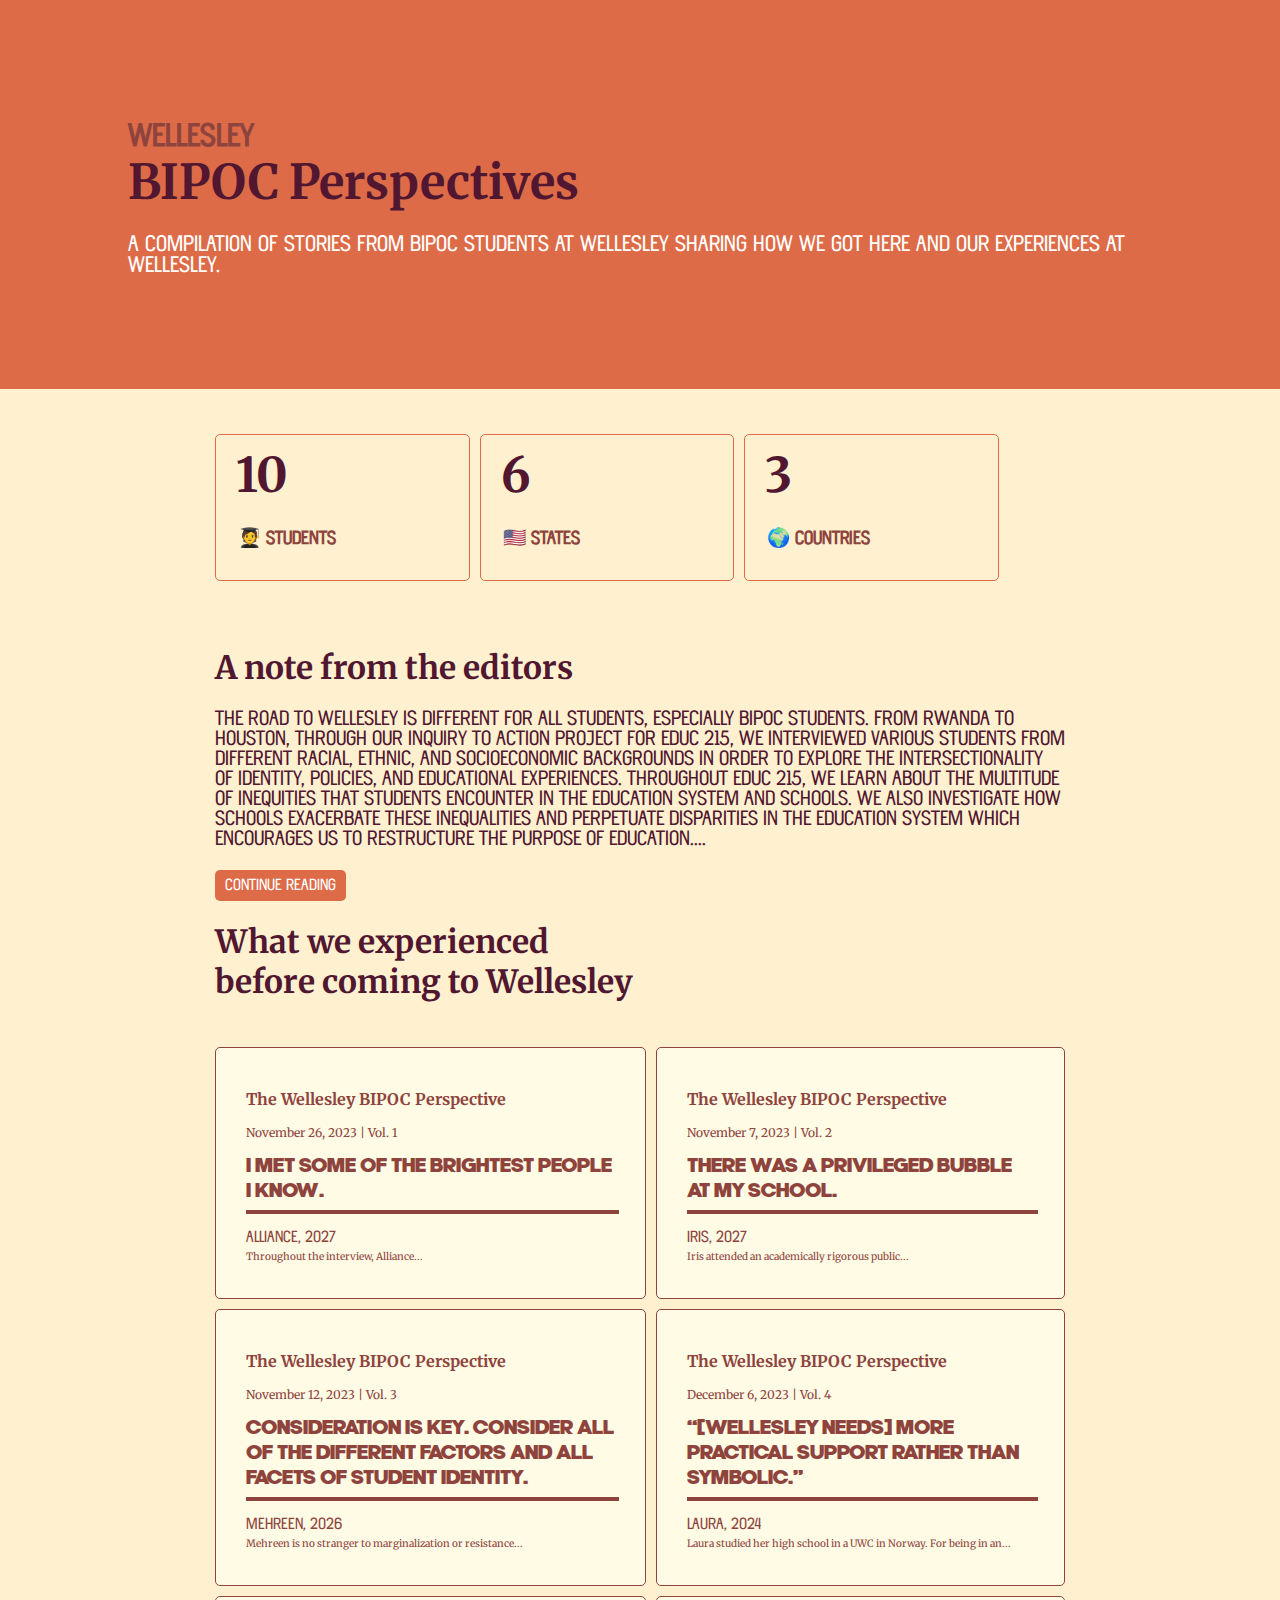
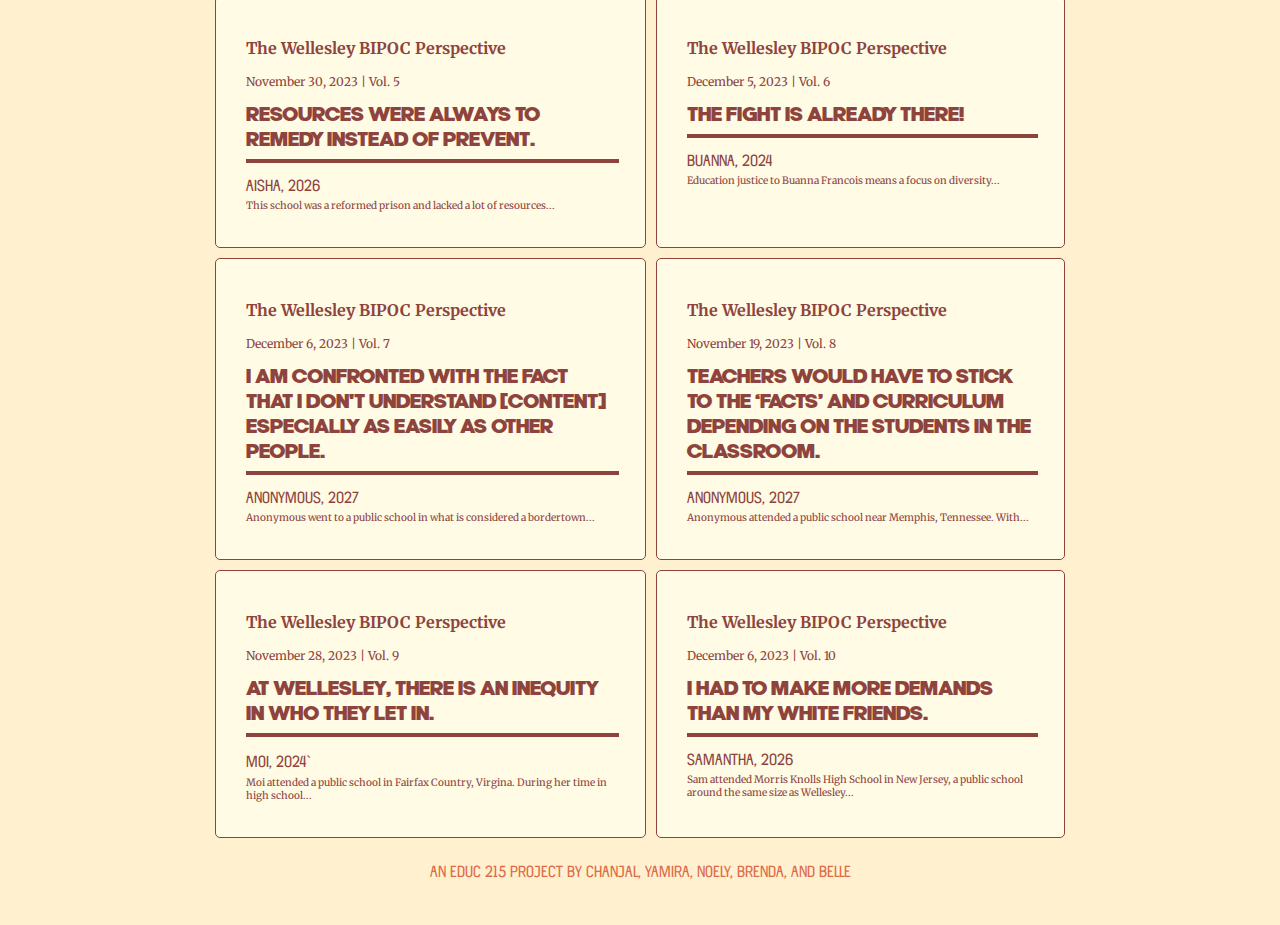
<file: index.html>
<!DOCTYPE html>
<html>

<head>
  <meta charset="utf-8">
  <meta name="viewport" content="width=device-width">
  <title>The BIPOC Perspective</title>
  <link href="style.css" rel="stylesheet" type="text/css" />
  <link rel="preconnect" href="https://fonts.googleapis.com">
  <link rel="preconnect" href="https://fonts.gstatic.com" crossorigin>
  <link href="https://fonts.googleapis.com/css2?family=Merriweather:ital,wght@0,400;0,700;1,300&family=Poppins:wght@300;400;500;600&family=Space+Grotesk:wght@300;400;500;600;700&display=swap" rel="stylesheet">
</head>

<body>
  <header>
    <div style="width: 80%; display: flex; flex-direction: column; margin: auto">
      <h3 style="margin-bottom: 0; text-align: left;" class="fade">Wellesley</h3>
      <h1 style="margin-top: 0; margin-bottom: 0;" id="title"></h1>
      <p style="color: white;">A compilation of stories from BIPOC students at Wellesley sharing how we got here and our experiences at Wellesley.</p>
    </div>
  </header>
  <div class="grid">
    <div>
      <h1>10</h1>
      <h3>🧑‍🎓 Students</h3>
    </div>
    <div>
      <h1>6</h1>
      <h3>🇺🇸 States</h3>
      </div>
    <div>
      <h1>3</h1>
      <h3>🌍 Countries</h3>
      </div>
  </div>
  <div class="note">
    <h1>A note from the editors</h1>
    <p>The road to Wellesley is different for all students, especially BIPOC students. From Rwanda to Houston, through our inquiry to action project for EDUC 215, we interviewed various students from different racial, ethnic, and socioeconomic backgrounds in order to explore the intersectionality of identity, policies, and educational experiences. Throughout EDUC 215, we learn about the multitude of inequities that students encounter in the education system and schools. We also investigate how schools exacerbate these inequalities and perpetuate disparities in the education system which encourages us to restructure the purpose of education....
    </p>
    <a class="button" href="/editor.html">continue reading</a>
    <h1>What we experienced <br /> before coming to Wellesley</h1>
  </div>
  
  <div class="stories">
     

    <!--1 -->
    <div class="box" onclick="link('alliance')"">
      <!-- <div class="badge">Rwanda</div> -->
      <p class = "brand">the Wellesley BIPOC perspective</p>
      <p class = "volume">November 26, 2023 |  Vol. 1</p>
      <div class="quote">
        I met some of the brightest people i know.
      </div>
      <hr>
      <div>
        <p class="name">Alliance, 2027</p>
      </div>
      <p class="texts">Throughout the interview, Alliance...</p>
    </div>
    
    <!-- 2 -->
    <div class="box" onclick="link('iris')"">
      <p class = "brand">the Wellesley BIPOC perspective</p>
      <p class = "volume">November 7, 2023 |  Vol. 2</p>
      <div class="quote">
        There was a privileged bubble at my school.
      </div>
      <hr>
      <div>
        <p class="name">Iris, 2027</p>
      </div>
      <p class="texts">Iris attended an academically rigorous public...</p>
    </div>

    <!-- 3 -->
    <div class="box" onclick="link('mehreen')"">
      <p class = "brand">the Wellesley BIPOC perspective</p>
      <p class = "volume">November 12, 2023 |  Vol. 3</p>
      <div class="quote">
        Consideration is key. Consider all of the different factors and all facets of student identity.
      </div>
      <hr>
      <div>
        <p class="name">Mehreen, 2026</p>
      </div>
      <p class="texts">Mehreen is no stranger to marginalization or resistance...</p>
    </div>

    <!-- 4 -->
    <div class="box" onclick="link('laura')"">
      <p class = "brand">the Wellesley BIPOC perspective</p>
      <p class = "volume">December 6, 2023 |  Vol. 4</p>
      <div class="quote">
        “[Wellesley needs] more practical support rather than symbolic.”
      </div>
      <hr>
      <div>
        <p class="name">Laura, 2024</p>
      </div>
      <p class="texts">Laura studied her high school in a UWC in Norway. For being in an...</p>
    </div>
    

    <!-- 5 -->
    <div class="box" onclick="link('aisha')"">
      <p class = "brand">the Wellesley BIPOC perspective</p>
      <p class = "volume">November 30, 2023 |  Vol. 5</p>
      <div class="quote">
        Resources were always to remedy instead of prevent.
      </div>
      <hr>
      <div>
        <p class="name">Aisha, 2026</p>
      </div>
      <p class="texts">This school was a reformed prison and lacked a lot of resources...</p>
    </div>

    <!-- 6 -->
    <div class="box" onclick="link('buanna')"">
      <p class = "brand">the Wellesley BIPOC perspective</p>
      <p class = "volume">December 5, 2023 |  Vol. 6</p>
      <div class="quote">
        The fight is already there!
      </div>
      <hr>
      <div>
        <p class="name">Buanna, 2024</p>
      </div>
      <p class="texts">Education justice to Buanna Francois means a focus on diversity...</p>
    </div>

    <!-- 7 -->
    <div class="box" onclick="link('anonymous2')"">
      <p class = "brand">the Wellesley BIPOC perspective</p>
      <p class = "volume">December 6, 2023 |  Vol. 7</p>
      <div class="quote">
        I am confronted with the fact that I don't understand [content] especially as easily as other people.
      </div>
      <hr>
      <div>
        <p class="name">Anonymous, 2027</p>
      </div>
      <p class="texts">Anonymous went to a public school in what is considered a bordertown...</p>
    </div>


    <!-- 8 -->
    <div class="box" onclick="link('anonymous')"">
      <p class = "brand">the Wellesley BIPOC perspective</p>
      <p class = "volume">November 19, 2023 |  Vol. 8</p>
      <div class="quote">
        Teachers would have to stick to the ‘facts’ and curriculum depending on the students in the classroom.
      </div>
      <hr>
      <div>
        <p class="name">Anonymous, 2027</p>
      </div>
      <p class="texts">Anonymous attended a public school near Memphis, Tennessee. With...</p>
    </div>

    <!-- 9 -->
    <div class="box" onclick="link('moi')"">
      <p class = "brand">the Wellesley BIPOC perspective</p>
      <p class = "volume">November 28, 2023 |  Vol. 9</p>
      <div class="quote">
        At Wellesley, there is an inequity in who they let in.
      </div>
      <hr>
      <div>
        <p class="name">Moi, 2024`</p>
      </div>
      <p class="texts">Moi attended a public school in Fairfax Country, Virgina. During her time in high school...</p>
    </div>
    <!-- 10 -->
    <div class="box" onclick="link('samantha')"">
      <p class = "brand">the Wellesley BIPOC perspective</p>
      <p class = "volume">December 6, 2023 |  Vol. 10</p>
      <div class="quote">
        I had to make more demands than my white friends.
      </div>
      <hr>
      <div>
        <p class="name">Samantha, 2026</p>
      </div>
      <p class="texts">Sam attended Morris Knolls High School in New Jersey, a public school around the same size as Wellesley...</p>
    </div>

  </div>


  <p style="width: 80vw; margin: auto; text-align: center; text-decoration: italic; padding-top: 3vh; padding-bottom: 5vh; color: #DE6B48"; font-family: "Merriweather"; >An EDUC 215 project by Chanjal, Yamira, Noely, Brenda, and Belle</p>
  <script src="script.js"></script>
</body>

</html>
</file>
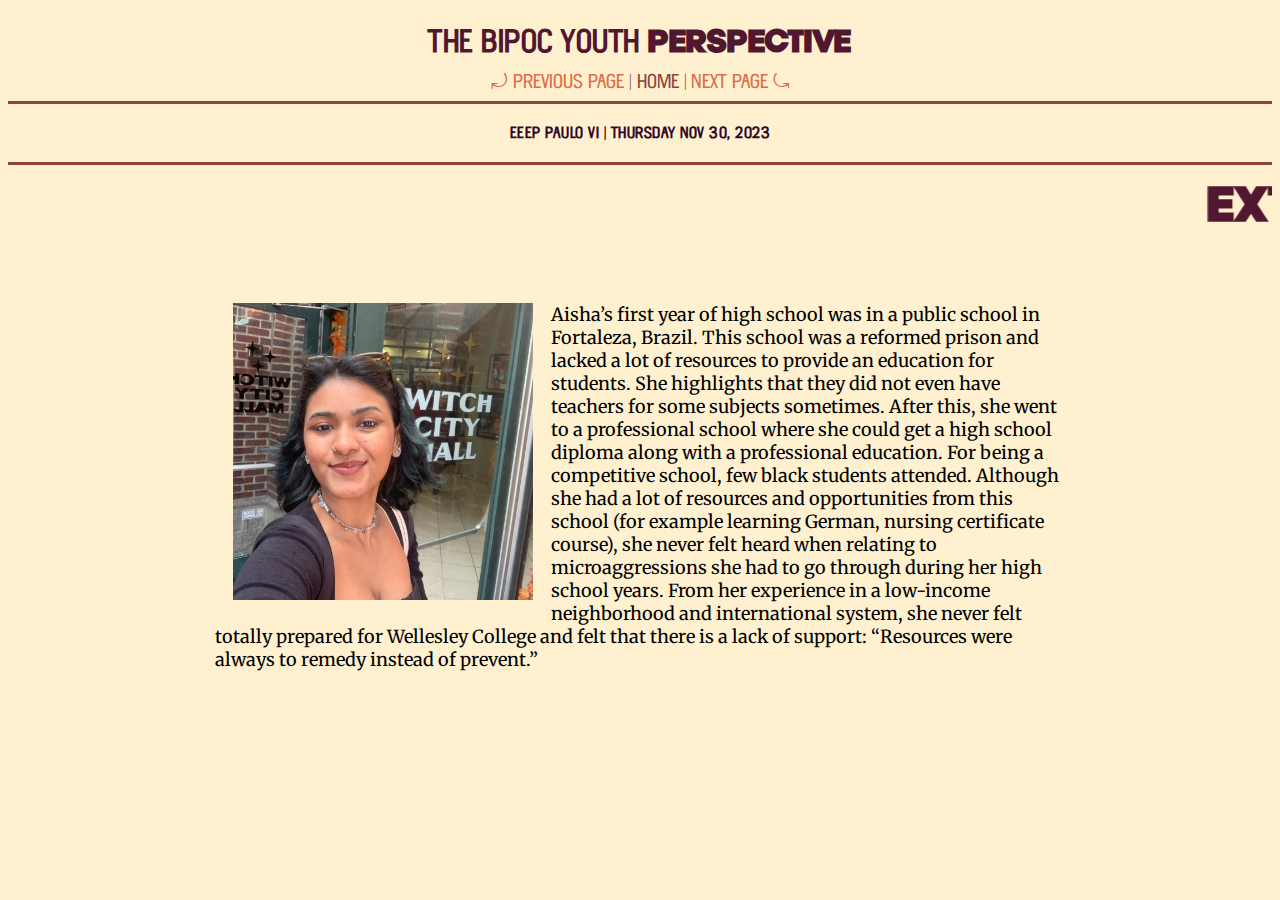
<file: aisha.html>
<!DOCTYPE html>
<html>

<head>
  <meta charset="utf-8">
  <meta name="viewport" content="width=device-width">
  <title>Aisha</title>
  <link href="styles.css" rel="stylesheet" type="text/css" />
  <link rel="preconnect" href="https://fonts.googleapis.com">
  <link rel="preconnect" href="https://fonts.gstatic.com" crossorigin>
  <link href="https://fonts.googleapis.com/css2?family=Merriweather:ital,wght@0,400;0,700;1,300&family=Poppins:wght@300;400;500;600&family=Space+Grotesk:wght@300;400;500;600;700&display=swap" rel="stylesheet">
</head>
<body>
  <center>
  <h1 style="font-family:'roxeston';letter-spacing: 0.5px;margin-bottom:10px"><a href="/" style="text-decoration: none; color: inherit;">THE BIPOC YOUTH </a><span style="font-family:'provicali'">PERSPECTIVE</span></h1>
  <nav style="margin-top:0px">
    <li><a href="/laura.html">⤾ PREVIOUS PAGE <span style="color:#8E443D">|</span> </a></li>
    <li><a href="/"><span style="color:#8E443D"> HOME |</span></a></li>
    <li><a href="/buanna.html"> NEXT PAGE ⤿</a></li>
  </nav>
  <hr style="height: 3px;background-color: #8E443D;border: none;">
  <h4 style="font-family:'roxeston';letter-spacing: 0.5px;color:#320A28">EEEP Paulo VI |  THURSDAY NOV 30, 2023</h4>
  <hr style="height: 3px;background-color: #8E443D;border: none;">
  </center>
  <h1 style="font-size: 50px;margin-top:0px"><marquee>EXTRA! EXTRA! READ ALL ABOUT IT! EXTRA! EXTRA! READ ALL ABOUT IT! EXTRA! EXTRA! READ ALL ABOUT IT! EXTRA! EXTRA! READ ALL ABOUT IT! EXTRA! EXTRA! READ ALL ABOUT IT! EXTRA! EXTRA! READ ALL ABOUT IT! </marquee></h1>
  <div class="flex-container">
      
      <!-- <p style="font-weight:bold">Alliance</p> -->
    <div>
      <img src="img/aisha.JPG" />
      <p>Aisha’s first year of high school was in a public school in Fortaleza, Brazil. This school was a reformed prison and lacked a lot of resources to provide an education for students. She highlights that they did not even have teachers for some subjects sometimes. After this, she went to a professional school where she could get a high school diploma along with a professional education. For being a competitive school, few black students attended. Although she had a lot of resources and opportunities from this school (for example learning German, nursing certificate course), she never felt heard when relating to microaggressions she had to go through during her high school years. <span id="pauloFriere">From her experience in a low-income neighborhood and international system, she never felt totally prepared for Wellesley College </span> and felt that there is a lack of support: “Resources were always to remedy instead of prevent.”</p>
    </div>
  </div>
      
  <script src="script.js"></script>
</body>

</html>
</file>
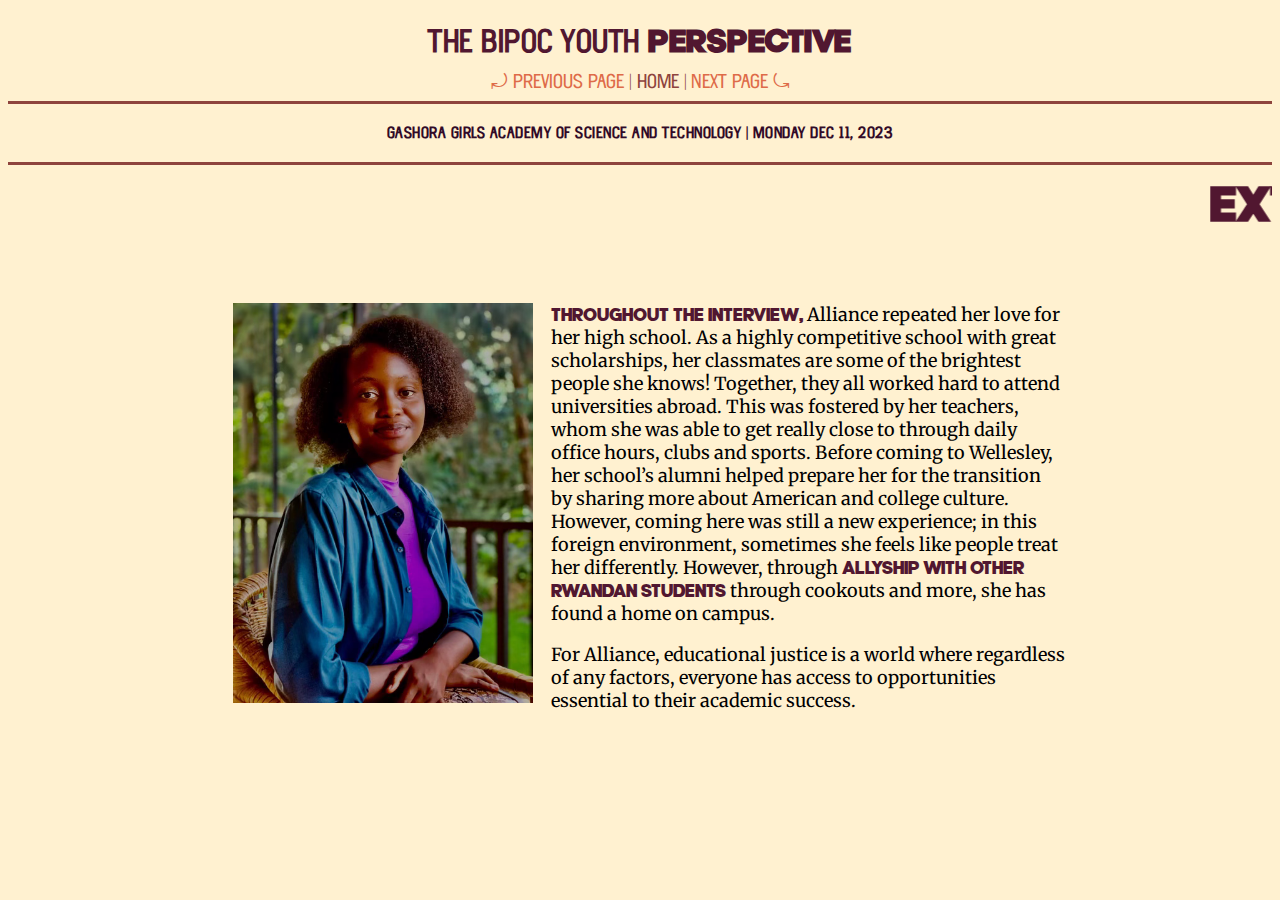
<file: alliance.html>
<!DOCTYPE html>
<html>

<head>
  <meta charset="utf-8">
  <meta name="viewport" content="width=device-width">
  <title>Alliance</title>
  <link href="styles.css" rel="stylesheet" type="text/css" />
  <link rel="preconnect" href="https://fonts.googleapis.com">
  <link rel="preconnect" href="https://fonts.gstatic.com" crossorigin>
  <link href="https://fonts.googleapis.com/css2?family=Merriweather:ital,wght@0,400;0,700;1,300&family=Poppins:wght@300;400;500;600&family=Space+Grotesk:wght@300;400;500;600;700&display=swap" rel="stylesheet">
</head>
<body>
  <center>
  <h1 style="font-family:'roxeston';letter-spacing: 0.5px;margin-bottom:10px"><a href="/" style="text-decoration: none; color: inherit;">THE BIPOC YOUTH </a><span style="font-family:'provicali'">PERSPECTIVE</span></h1>
  <nav style="margin-top:0px">
    <li><a href="">⤾ PREVIOUS PAGE <span style="color:#8E443D">|</span> </a></li>
    <li><a href="/"><span style="color:#8E443D"> HOME |</span></a></li>
    <li><a href="/iris.html"> NEXT PAGE ⤿</a></li>
  </nav>
  <hr style="height: 3px;background-color: #8E443D;border: none;">
  <h4 style="font-family:'roxeston';letter-spacing: 0.5px;color:#320A28">Gashora Girls Academy of Science and Technology |  MONDAY DEC 11, 2023</h4>
  <hr style="height: 3px;background-color: #8E443D;border: none;">
  </center>
  <h1 style="font-size: 50px;margin-top:0px"><marquee>EXTRA! EXTRA! READ ALL ABOUT IT! EXTRA! EXTRA! READ ALL ABOUT IT! EXTRA! EXTRA! READ ALL ABOUT IT! EXTRA! EXTRA! READ ALL ABOUT IT! EXTRA! EXTRA! READ ALL ABOUT IT! EXTRA! EXTRA! READ ALL ABOUT IT! </marquee></h1>
  <div class="flex-container">
      
      <!-- <p style="font-weight:bold">Alliance</p> -->
    <div>
      <img src="img/alliance.png" />
      <p><span id="paoloFreire">Throughout the interview,</span> Alliance repeated her love for her high school. As a highly competitive school with great scholarships, her classmates are some of the brightest people she knows! Together, they all worked hard to attend universities abroad. This was fostered by her teachers, whom she was able to get really close to through daily office hours, clubs and sports. Before coming to Wellesley, her school’s alumni helped prepare her for the transition by sharing more about American and college culture. However, coming here was still a new experience; in this foreign environment, sometimes she feels like people treat her differently. However, through <span id="paoloFreire">allyship with other Rwandan students</span> through cookouts and more, she has found a home on campus.</p>
      <p>For Alliance, educational justice is a world where regardless of any factors, everyone has access to opportunities essential to their academic success.</p>
    </div
  </div>
</div>
  <script src="script.js"></script>
</body>

</html>
</file>
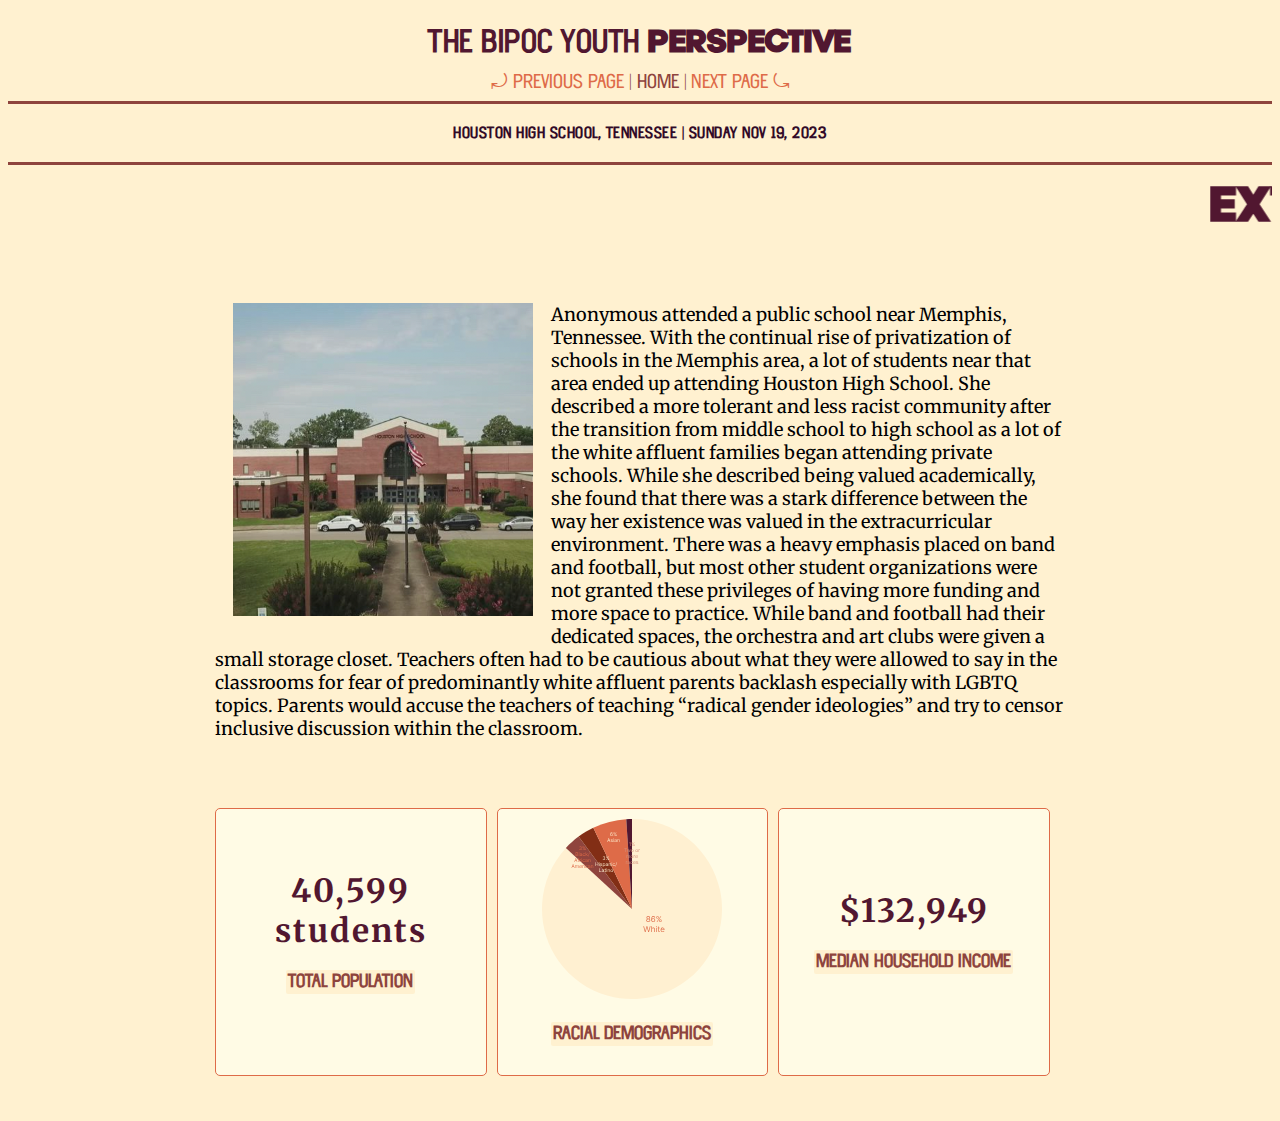
<file: anonymous.html>
<!--https://nces.ed.gov/Programs/Edge/ACSDashboard/4700151-->
<!DOCTYPE html>
<html>

<head>
  <meta charset="utf-8">
  <meta name="viewport" content="width=device-width">
  <title>Anonymous</title>
  <link href="styles.css" rel="stylesheet" type="text/css" />
  <link rel="preconnect" href="https://fonts.googleapis.com">
  <link rel="preconnect" href="https://fonts.gstatic.com" crossorigin>
  <link href="https://fonts.googleapis.com/css2?family=Merriweather:ital,wght@0,400;0,700;1,300&family=Poppins:wght@300;400;500;600&family=Space+Grotesk:wght@300;400;500;600;700&display=swap" rel="stylesheet">
</head>
<body>
  <center>
  <h1 style="font-family:'roxeston';letter-spacing: 0.5px;margin-bottom:10px"><a href="/" style="text-decoration: none; color: inherit;">THE BIPOC YOUTH </a><span style="font-family:'provicali'">PERSPECTIVE</span></h1>
  <nav style="margin-top:0px">
    <li><a href="/anonymous2.html">⤾ PREVIOUS PAGE <span style="color:#8E443D">|</span> </a></li>
    <li><a href="/"><span style="color:#8E443D"> HOME |</span></a></li>
    <li><a href="/moi.html"> NEXT PAGE ⤿</a></li>
  </nav>
  <hr style="height: 3px;background-color: #8E443D;border: none;">
  <h4 style="font-family:'roxeston';letter-spacing: 0.5px;color:#320A28">Houston High School, Tennessee |  SUNDAY NOV 19, 2023</h4>
  <hr style="height: 3px;background-color: #8E443D;border: none;">
  </center>
  <h1 style="font-size: 50px;margin-top:0px"><marquee>EXTRA! EXTRA! READ ALL ABOUT IT! EXTRA! EXTRA! READ ALL ABOUT IT! EXTRA! EXTRA! READ ALL ABOUT IT! EXTRA! EXTRA! READ ALL ABOUT IT! EXTRA! EXTRA! READ ALL ABOUT IT! EXTRA! EXTRA! READ ALL ABOUT IT! </marquee></h1>
  <div class="flex-container">
      
      <!-- <p style="font-weight:bold">Alliance</p> -->
    <div>
      <img src="img/anonymous.png" />
      <p>Anonymous attended a public school near Memphis, Tennessee. With the continual rise of privatization of schools in the Memphis area, a lot of students near that area ended up attending Houston High School. She described a more tolerant and less racist community after the transition from middle school to high school as a lot of the white affluent families began attending private schools. While she described being valued academically, she found that there was a stark difference between the way her existence was valued in the extracurricular environment. There was a heavy emphasis placed on band and football, but most other student organizations were not granted these privileges of having more funding and more space to practice. While band and football had their dedicated spaces, the orchestra and art clubs were given a small storage closet. Teachers often had to be cautious about what they were allowed to say in the classrooms for fear of predominantly white affluent parents backlash especially with LGBTQ topics. Parents would accuse the teachers of teaching “radical gender ideologies” and try to censor inclusive discussion within the classroom.
</p>

    </div
  </div>
</div>
  <div class="grid">
    <div>
      <center>
      <h1>40,599 students</h1>
      <h3>Total Population</h3>
      </center>
    </div>
    <div>
      <center>
        <img src="img/data/anonymous.svg" style="width: 100%"/>
      <h3>Racial Demographics</h3>
      </center>
      </div>
    <div>
      <center>
      <h1>$132,949</h1>
      <h3>Median Household Income</h3>
      </center>
      </div>
  </div>
  <script src="script.js"></script>
</body>

</html>
</file>
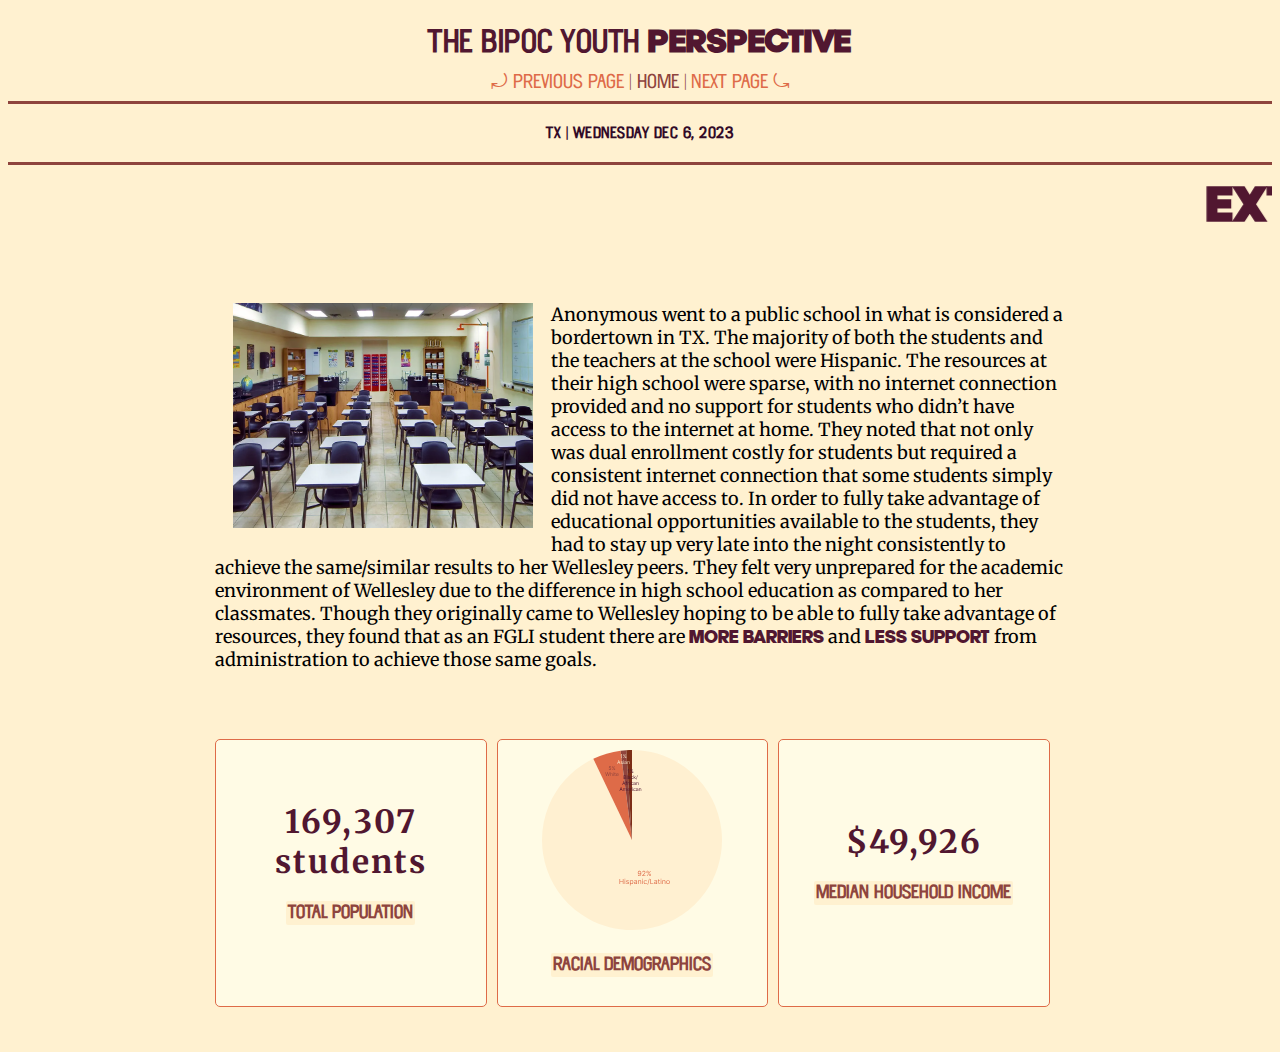
<file: anonymous2.html>
<!--https://nces.ed.gov/Programs/Edge/ACSDashboard/4818180-->
<!DOCTYPE html>
<html>

<head>
  <meta charset="utf-8">
  <meta name="viewport" content="width=device-width">
  <title>Anonymous</title>
  <link href="styles.css" rel="stylesheet" type="text/css" />
  <link rel="preconnect" href="https://fonts.googleapis.com">
  <link rel="preconnect" href="https://fonts.gstatic.com" crossorigin>
  <link href="https://fonts.googleapis.com/css2?family=Merriweather:ital,wght@0,400;0,700;1,300&family=Poppins:wght@300;400;500;600&family=Space+Grotesk:wght@300;400;500;600;700&display=swap" rel="stylesheet">
</head>
<body>
  <center>
  <h1 style="font-family:'roxeston';letter-spacing: 0.5px;margin-bottom:10px"><a href="/" style="text-decoration: none; color: inherit;">THE BIPOC YOUTH </a><span style="font-family:'provicali'">PERSPECTIVE</span></h1>
  <nav style="margin-top:0px">
    <li><a href="/buanna.html">⤾ PREVIOUS PAGE <span style="color:#8E443D">|</span> </a></li>
    <li><a href="/"><span style="color:#8E443D"> HOME |</span></a></li>
    <li><a href="/anonymous.html"> NEXT PAGE ⤿</a></li>
  </nav>
  <hr style="height: 3px;background-color: #8E443D;border: none;">
  <h4 style="font-family:'roxeston';letter-spacing: 0.5px;color:#320A28"> TX |  WEDNESDAY DEC 6, 2023</h4>
  <hr style="height: 3px;background-color: #8E443D;border: none;">
  </center>
  <h1 style="font-size: 50px;margin-top:0px"><marquee>EXTRA! EXTRA! READ ALL ABOUT IT! EXTRA! EXTRA! READ ALL ABOUT IT! EXTRA! EXTRA! READ ALL ABOUT IT! EXTRA! EXTRA! READ ALL ABOUT IT! EXTRA! EXTRA! READ ALL ABOUT IT! EXTRA! EXTRA! READ ALL ABOUT IT! </marquee></h1>
  <div class="flex-container">
    <div>
      <img src="img/anonymous2.png" />
      <p>Anonymous went to a public school in what is considered a bordertown in TX. The majority of both the students and the teachers at the school were Hispanic. The resources at their high school were sparse, with no internet connection provided and no support for students who didn’t have access to the internet at home. They noted that not only was dual enrollment costly for students but required a consistent internet connection that some students simply did not have access to. In order to fully take advantage of educational opportunities available to the students, they had to stay up very late into the night consistently to achieve the same/similar results to her Wellesley peers. They felt very unprepared for the academic environment of Wellesley due to the difference in high school education as compared to her classmates. Though they originally came to Wellesley hoping to be able to fully take advantage of resources, they found that as an FGLI student there are <span id= "paoloFreire">more barriers</span> and <span id="paoloFreire">less support</span> from administration to achieve those same goals.
</p>

    </div
  </div>
</div>
  <div class="grid">
    <div>
      <center>
      <h1>169,307 students</h1>
      <h3>Total Population</h3>
      </center>
    </div>
    <div>
      <center>
      <img src="img/data/anonymous2.svg" style="width: 100%"/>
      <h3>Racial Demographics</h3>
      </center>
      </div>
    <div>
      <center>
      <h1>$49,926</h1>
      <h3>Median Household Income</h3>
      </center>
      </div>
  </div>
  <script src="script.js"></script>
</body>

</html>
</file>
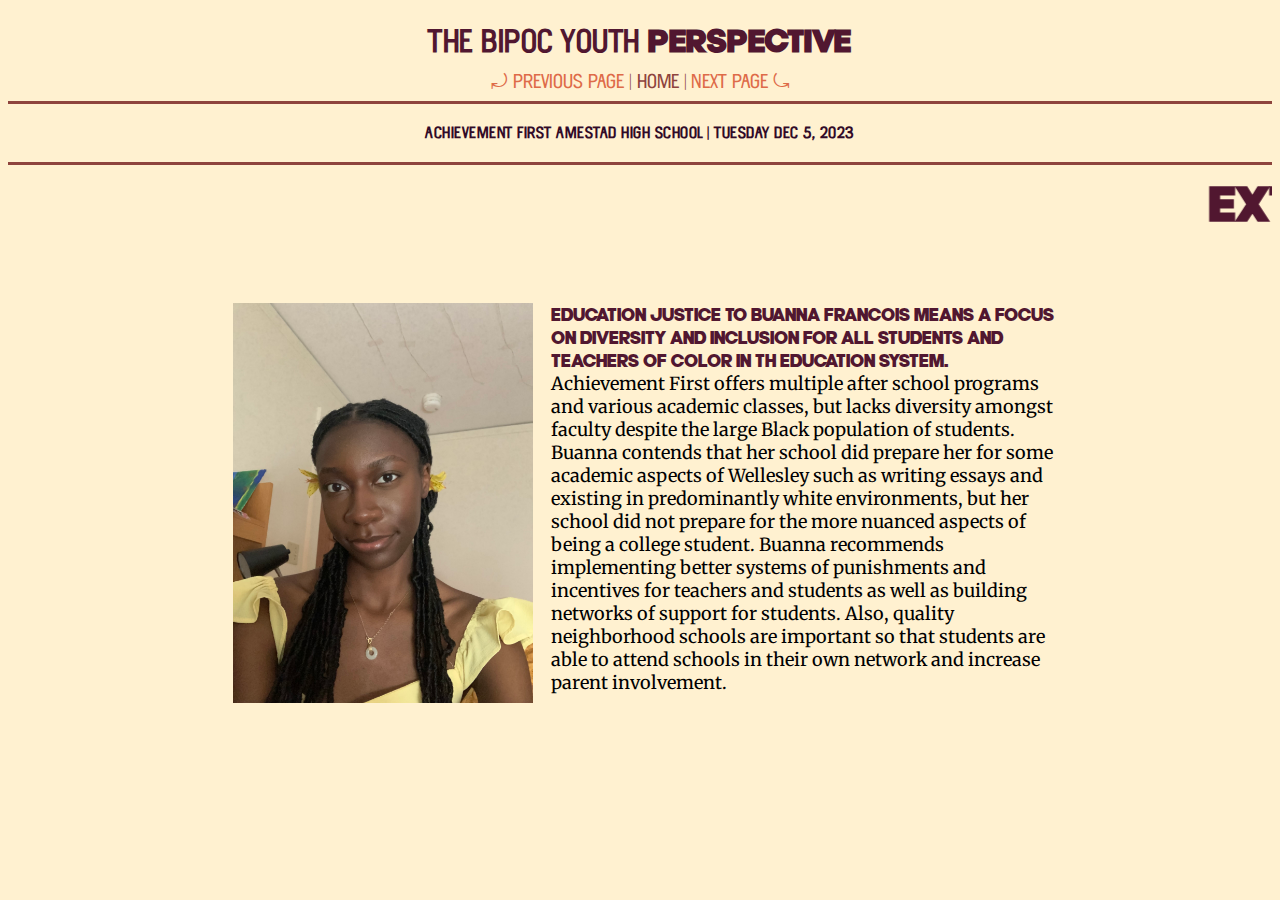
<file: buanna.html>
<!--https://nces.ed.gov/Programs/Edge/ACSDashboard/0900024-->

<!DOCTYPE html>
<html>

<head>
  <meta charset="utf-8">
  <meta name="viewport" content="width=device-width">
  <title>Buanna</title>
  <link href="styles.css" rel="stylesheet" type="text/css" />
  <link rel="preconnect" href="https://fonts.googleapis.com">
  <link rel="preconnect" href="https://fonts.gstatic.com" crossorigin>
  <link href="https://fonts.googleapis.com/css2?family=Merriweather:ital,wght@0,400;0,700;1,300&family=Poppins:wght@300;400;500;600&family=Space+Grotesk:wght@300;400;500;600;700&display=swap" rel="stylesheet">
</head>
<body>
  <center>
  <h1 style="font-family:'roxeston';letter-spacing: 0.5px;margin-bottom:10px"><a href="/" style="text-decoration: none; color: inherit;">THE BIPOC YOUTH </a><span style="font-family:'provicali'">PERSPECTIVE</span></h1>
  <nav style="margin-top:0px">
    <li><a href="/aisha.html">⤾ PREVIOUS PAGE <span style="color:#8E443D">|</span> </a></li>
    <li><a href="/"><span style="color:#8E443D"> HOME |</span></a></li>
    <li><a href="/anonymous2.html"> NEXT PAGE ⤿</a></li>
  </nav>
  <hr style="height: 3px;background-color: #8E443D;border: none;">
  <h4 style="font-family:'roxeston';letter-spacing: 0.5px;color:#320A28">Achievement First Amestad High School |  TUESDAY DEC 5, 2023</h4>
  <hr style="height: 3px;background-color: #8E443D;border: none;">
  </center>
  <h1 style="font-size: 50px;margin-top:0px"><marquee>EXTRA! EXTRA! READ ALL ABOUT IT! EXTRA! EXTRA! READ ALL ABOUT IT! EXTRA! EXTRA! READ ALL ABOUT IT! EXTRA! EXTRA! READ ALL ABOUT IT! EXTRA! EXTRA! READ ALL ABOUT IT! EXTRA! EXTRA! READ ALL ABOUT IT! </marquee></h1>
  <div class="flex-container">
      
      <!-- <p style="font-weight:bold">Alliance</p> -->
    <div>
      <img src="img/buanna.JPG" />
      <p><span id="paoloFreire">Education justice to Buanna Francois means a focus on diversity and inclusion for all students and teachers of color in th education system.</span> Achievement First offers multiple after school programs and various academic classes, but lacks diversity amongst faculty despite the large Black population of students. Buanna contends that her school did prepare her for some academic aspects of Wellesley such as writing essays and existing in predominantly white environments, but her school did not prepare for the more nuanced aspects of being a college student. Buanna recommends implementing better systems of punishments and incentives for teachers and students as well as building networks of support for students. Also, quality  neighborhood schools are important so that students are able to attend schools in their own network and increase parent involvement.</p>
    </div
  </div>
</div>
  <script src="script.js"></script>
</body>

</html>
</file>
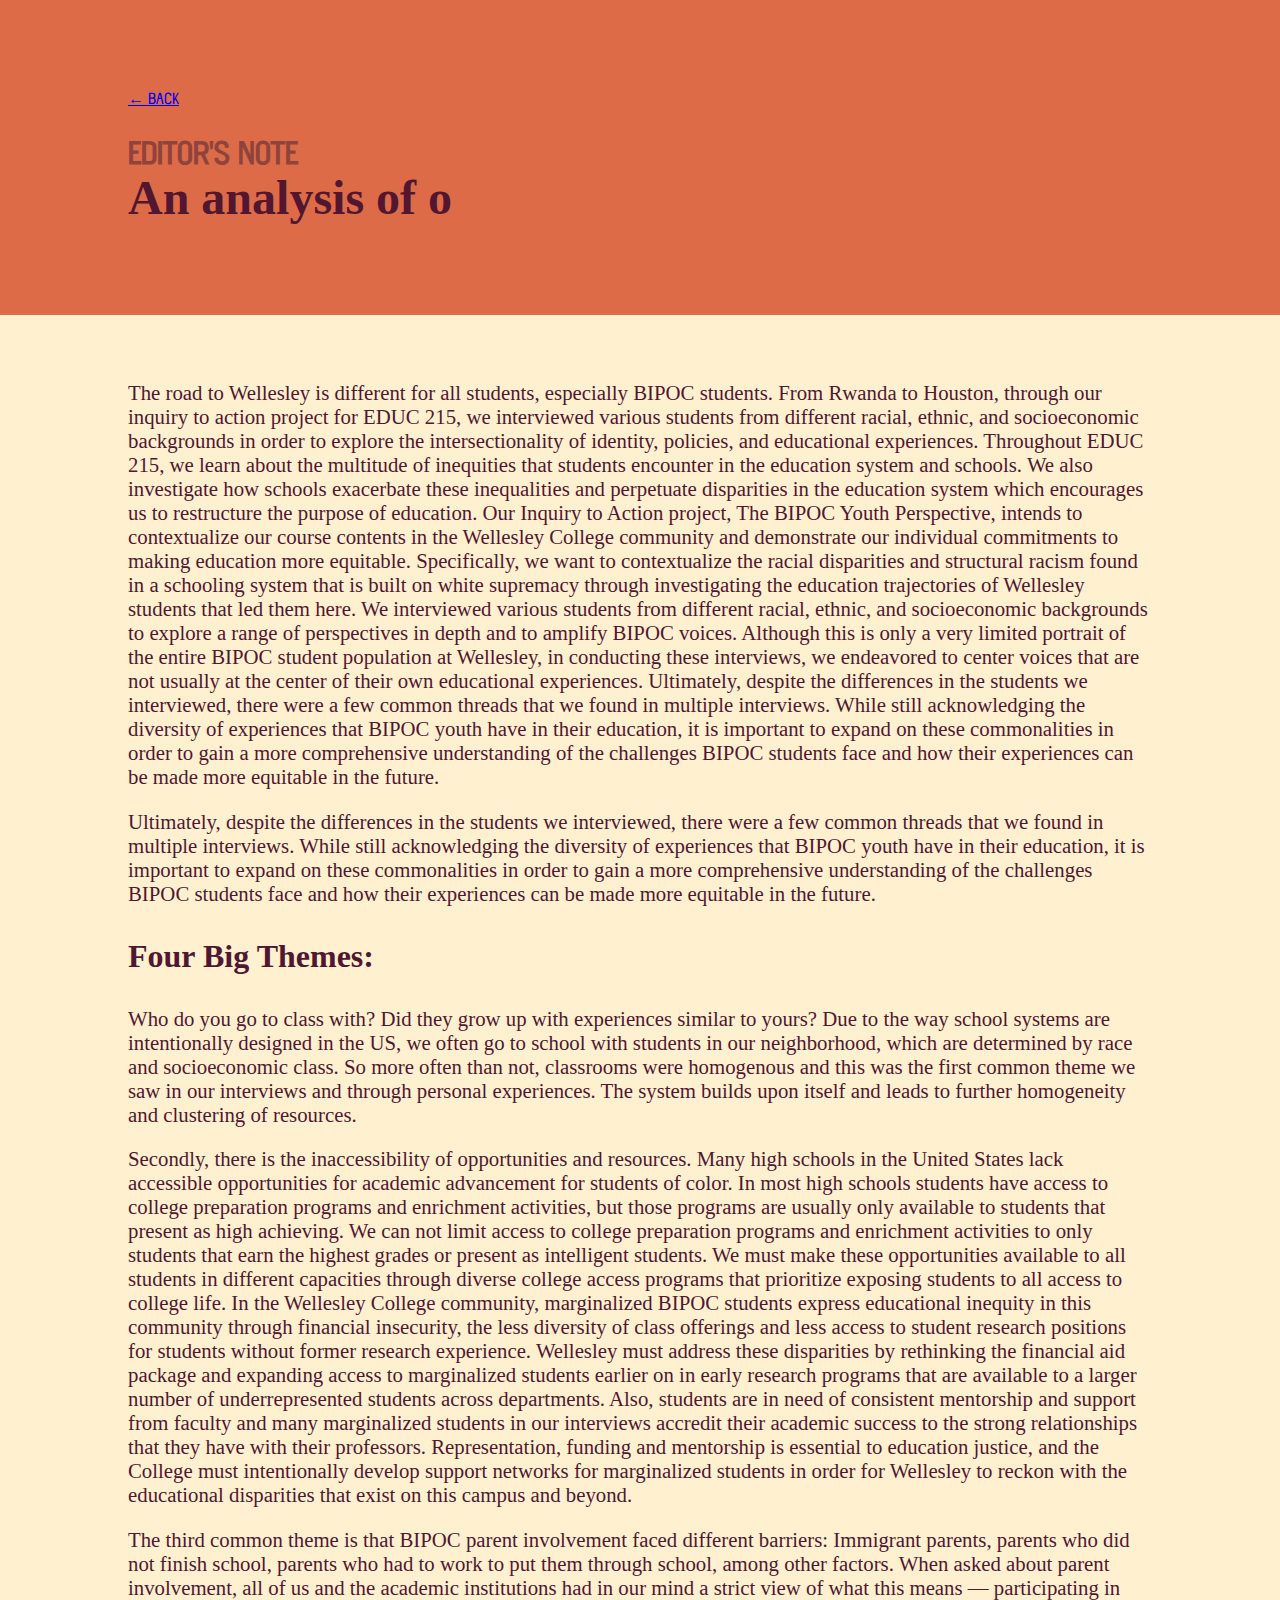
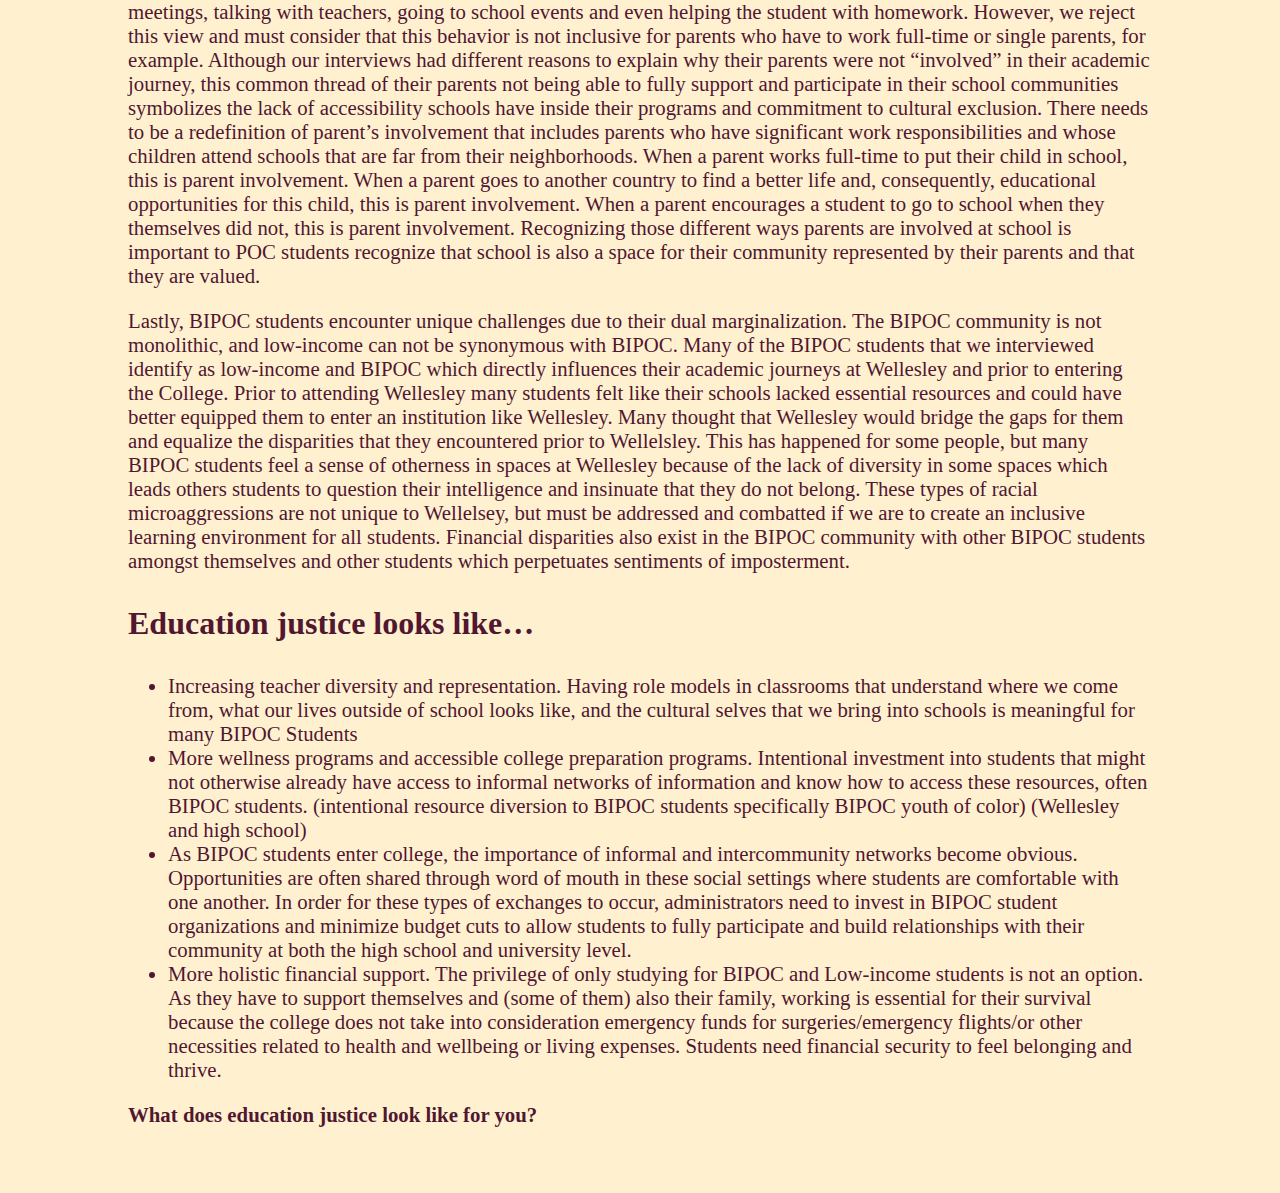
<file: editor.html>
<!DOCTYPE html>
<html>
  <head>
    <meta charset="utf-8">
    <meta name="viewport" content="width=device-width">
    <title>Editor's note</title>
    <link href="style.css" rel="stylesheet" type="text/css" />
    <link rel="preconnect" href="https://fonts.googleapis.com">
    <link rel="preconnect" href="https://fonts.gstatic.com" crossorigin>
    <link href="https://fonts.googleapis.com/css2?family=Space+Grotesk:wght@300;400;500;600;700&display=swap" rel="stylesheet">
  </head>
  <body class="editor">
    <header>
      <div style="width: 80%; display: flex; flex-direction: column; margin: auto">
        <a href="/">&#8592; back</a>
        <h3 style="margin-bottom: 0; text-align: left;" class="fade">Editor's note</h3>
        <h1 style="margin-top: 0; margin-bottom: 0;" id="title2"></h1>
      </div>
    </header>
    <div style="width: 80%; margin: auto; padding-top: 5vh; padding-bottom: 5vh; font-family: Merriweather;">
      <p>The road to Wellesley is different for all students, especially BIPOC students. From Rwanda to Houston, through our inquiry to action project for EDUC 215, we interviewed various students from different racial, ethnic, and socioeconomic backgrounds in order to explore the intersectionality of identity, policies, and educational experiences. Throughout EDUC 215, we learn about the multitude of inequities that students encounter in the education system and schools. We also investigate how schools exacerbate these inequalities and perpetuate disparities in the education system which encourages us to restructure the purpose of education. Our Inquiry to Action project, The BIPOC Youth Perspective, intends to contextualize our course contents in the Wellesley College community and demonstrate our individual commitments to making education more equitable. Specifically, we want to contextualize the racial disparities and structural racism found in a schooling system that is built on white supremacy through investigating the education trajectories of Wellesley students that led them here. We interviewed various students from different racial, ethnic, and socioeconomic backgrounds to explore a range of perspectives in depth and to amplify BIPOC voices. Although this is only a very limited portrait of the entire BIPOC student population at Wellesley, in conducting these interviews, we endeavored to center voices that are not usually at the center of their own educational experiences. Ultimately, despite the differences in the students we interviewed, there were a few common threads that we found in multiple interviews. While still acknowledging the diversity of experiences that BIPOC youth have in their education, it is important to expand on these commonalities in order to gain a more comprehensive understanding of the challenges BIPOC students face and how their experiences can be made more equitable in the future. 
</p>
      <p>Ultimately, despite the differences in the students we interviewed, there were a few common threads that we found in multiple interviews. While still acknowledging the diversity of experiences that BIPOC youth have in their education, it is important to expand on these commonalities in order to gain a more comprehensive understanding of the challenges BIPOC students face and how their experiences can be made more equitable in the future. 
</p>
      <h3>
        Four Big Themes:
      </h3>
      <p>
        Who do you go to class with? Did they grow up with experiences similar to yours? Due to the way school systems are intentionally designed in the US, we often go to school with students in our neighborhood, which are determined by race and socioeconomic class. So more often than not, classrooms were homogenous and this was the first common theme we saw in our interviews and through personal experiences. The system builds upon itself and leads to further homogeneity and clustering of resources. 
      </p>
      <p>
        Secondly, there is the inaccessibility of opportunities and resources. Many high schools in the United States lack accessible opportunities for academic advancement for students of color. In most high schools students have access to college preparation programs and enrichment activities, but those programs are usually only available to students that present as high achieving. We can not limit access to college preparation programs and enrichment activities to only students that earn the highest grades or present as intelligent students. We must make these opportunities available to all students in different capacities through diverse college access programs that prioritize exposing students to all access to college life. In the Wellesley College community, marginalized BIPOC students express educational inequity in this community through financial insecurity, the less diversity of class offerings and less access to student research positions for students without former research experience. Wellesley must address these disparities by rethinking the financial aid package and expanding access to marginalized students earlier on in early research programs that are available to a larger number of underrepresented students across departments. Also, students are in need of consistent mentorship and support from faculty and many marginalized students in our interviews accredit their academic success to the strong relationships that they have with their professors. Representation, funding and mentorship is essential to education justice, and the College must intentionally develop support networks for marginalized students in order for Wellesley to reckon with the educational disparities that exist on this campus and beyond.
      </p>
      <p>
        The third common theme is that BIPOC parent involvement faced different barriers: Immigrant parents, parents who did not finish school, parents who had to work to put them through school, among other factors. When asked about parent involvement, all of us and the academic institutions had in our mind  a strict view of what this means — participating in meetings, talking with teachers, going to school events and even helping the student with homework. However, we reject this view and must consider that this behavior is not inclusive for parents who have to work full-time or single parents, for example. Although our interviews had different reasons to explain why their parents were not “involved” in their academic journey, this common thread of their parents not being able to fully support and participate in their school communities symbolizes the lack of accessibility schools have inside their programs and commitment to cultural exclusion. There needs to be a redefinition of parent’s involvement that includes parents who have significant work responsibilities and whose children attend schools that are far from their neighborhoods. When a parent works full-time to put their child in school, this is parent involvement. When a parent goes to another country to find a better life and, consequently, educational opportunities for this child, this is parent involvement. When a parent encourages a student to go to school when they themselves did not, this is parent involvement. Recognizing those different ways parents are involved at school is important to POC students recognize that school is also a space for their community represented by their parents and that they are valued.  
      </p>
      <p>
        Lastly, BIPOC students encounter unique challenges due to their dual marginalization. The BIPOC community is not monolithic, and low-income can not be synonymous with BIPOC. Many of the BIPOC students that we interviewed identify as low-income and BIPOC which directly influences their academic journeys at Wellesley and prior to entering the College. Prior to attending Wellesley many students felt like their schools lacked essential resources and could have better equipped them to enter an institution like Wellesley. Many thought that Wellesley would bridge the gaps for them and equalize the disparities that they encountered prior to Wellelsley. This has happened for some people, but many BIPOC students feel a sense of otherness in spaces at Wellesley because of the lack of diversity in some spaces which leads others students to question their intelligence and insinuate that they do not belong. These types of racial microaggressions are not unique to Wellelsey, but must be addressed and combatted if we are to create an inclusive learning environment for all students. Financial disparities also exist in the BIPOC community with other BIPOC students amongst themselves and other students which perpetuates sentiments of imposterment. 
      </p>
      <h3>Education justice looks like…</h3>
      <ul>
        <li>Increasing teacher diversity and representation. Having role models in classrooms that understand where we come from, what our lives outside of school looks like, and the cultural selves that we bring into schools is meaningful for many BIPOC Students
</li>
        <li>
          More wellness programs and accessible college preparation programs. Intentional investment into students that might not otherwise already have access to informal networks of information and know how to access these resources, often BIPOC students. (intentional resource diversion to BIPOC students specifically BIPOC youth of color) (Wellesley and high school)
        </li>
        <li>
          As BIPOC students enter college, the importance of informal and intercommunity networks become obvious. Opportunities are often shared through word of mouth in these social settings where students are comfortable with one another. In order for these types of exchanges to occur, administrators need to invest in BIPOC student organizations and minimize budget cuts to allow students to fully participate and build relationships with their community at both the high school and university level. 
        </li>
        <li>
          More holistic financial support. The privilege of only studying for BIPOC and Low-income students is not an option. As they have to support themselves and (some of them) also their family, working is essential for their survival because the college does not take into consideration emergency funds for surgeries/emergency flights/or other necessities related to health and wellbeing or living expenses. Students need financial security to feel belonging and thrive.
        </li>
      </ul>
      <p style="font-weight: bold;">What does education justice look like for you?</p>
    </div>
    <script>
      // type out Editor's note

      var a = 0;
      var text = 'An analysis of our findings';
      var speed = 50;

      function typeWriter2() {
        if (a < text.length) {
          document.getElementById("title2").innerHTML += text.charAt(a);
          a++;
          setTimeout(typeWriter2, speed);
        }
      }

      typeWriter2();
    </script>
  </body>
</html>
</file>
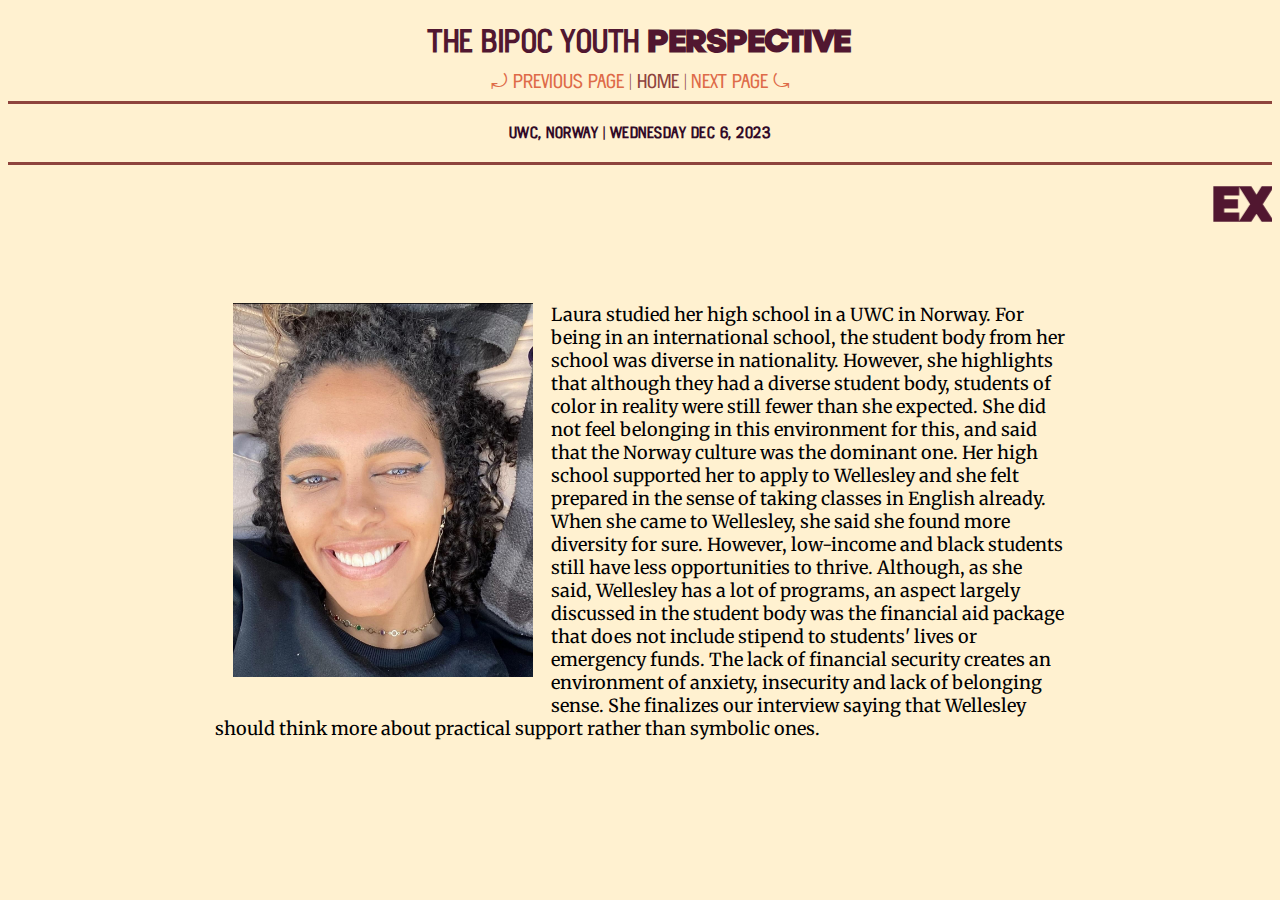
<file: laura.html>
<!DOCTYPE html>
<html>

<head>
  <meta charset="utf-8">
  <meta name="viewport" content="width=device-width">
  <title>Laura</title>
  <link href="styles.css" rel="stylesheet" type="text/css" />
  <link rel="preconnect" href="https://fonts.googleapis.com">
  <link rel="preconnect" href="https://fonts.gstatic.com" crossorigin>
  <link href="https://fonts.googleapis.com/css2?family=Merriweather:ital,wght@0,400;0,700;1,300&family=Poppins:wght@300;400;500;600&family=Space+Grotesk:wght@300;400;500;600;700&display=swap" rel="stylesheet">
</head>
<body>
  <center>
  <h1 style="font-family:'roxeston';letter-spacing: 0.5px;margin-bottom:10px"><a href="/" style="text-decoration: none; color: inherit;">THE BIPOC YOUTH </a><span style="font-family:'provicali'">PERSPECTIVE</span></h1>
  <nav style="margin-top:0px">
    <li><a href="/mehreen.html">⤾ PREVIOUS PAGE <span style="color:#8E443D">|</span> </a></li>
    <li><a href="/"><span style="color:#8E443D"> HOME |</span></a></li>
    <li><a href="/aisha.html"> NEXT PAGE ⤿</a></li>
  </nav>
  <hr style="height: 3px;background-color: #8E443D;border: none;">
  <h4 style="font-family:'roxeston';letter-spacing: 0.5px;color:#320A28">UWC, Norway |  WEDNESDAY DEC 6, 2023</h4>
  <hr style="height: 3px;background-color: #8E443D;border: none;">
  </center>
  <h1 style="font-size: 50px;margin-top:0px"><marquee>EXTRA! EXTRA! READ ALL ABOUT IT! EXTRA! EXTRA! READ ALL ABOUT IT! EXTRA! EXTRA! READ ALL ABOUT IT! EXTRA! EXTRA! READ ALL ABOUT IT! EXTRA! EXTRA! READ ALL ABOUT IT! EXTRA! EXTRA! READ ALL ABOUT IT! </marquee></h1>
  <div class="flex-container">
      
      <!-- <p style="font-weight:bold">Alliance</p> -->
    <div>
      <img src="img/laura.JPG" />
      <p>Laura studied her high school in a UWC in Norway. For being in an international school, the student body from her school was diverse in nationality. However, she highlights that although they had a diverse student body, students of color in reality were still fewer than she expected. She did not feel belonging in this environment for this, and said that the Norway culture was the dominant one. Her high school supported her to apply to Wellesley and she felt prepared in the sense of taking classes in English already. When she came to Wellesley, she said she found more diversity for sure. However, low-income and black students still have less opportunities to thrive. Although, as she said, Wellesley has a lot of programs, an aspect largely discussed in the student body was the financial aid package that does not include stipend to students' lives or emergency funds. The lack of financial security <span id="paolofreire">creates an environment of anxiety, insecurity and lack of belonging sense</span>. She finalizes our interview saying that Wellesley should think more about practical support rather than symbolic ones.</p>
    </div
  </div>
  <script src="script.js"></script>
</body>

</html>
</file>
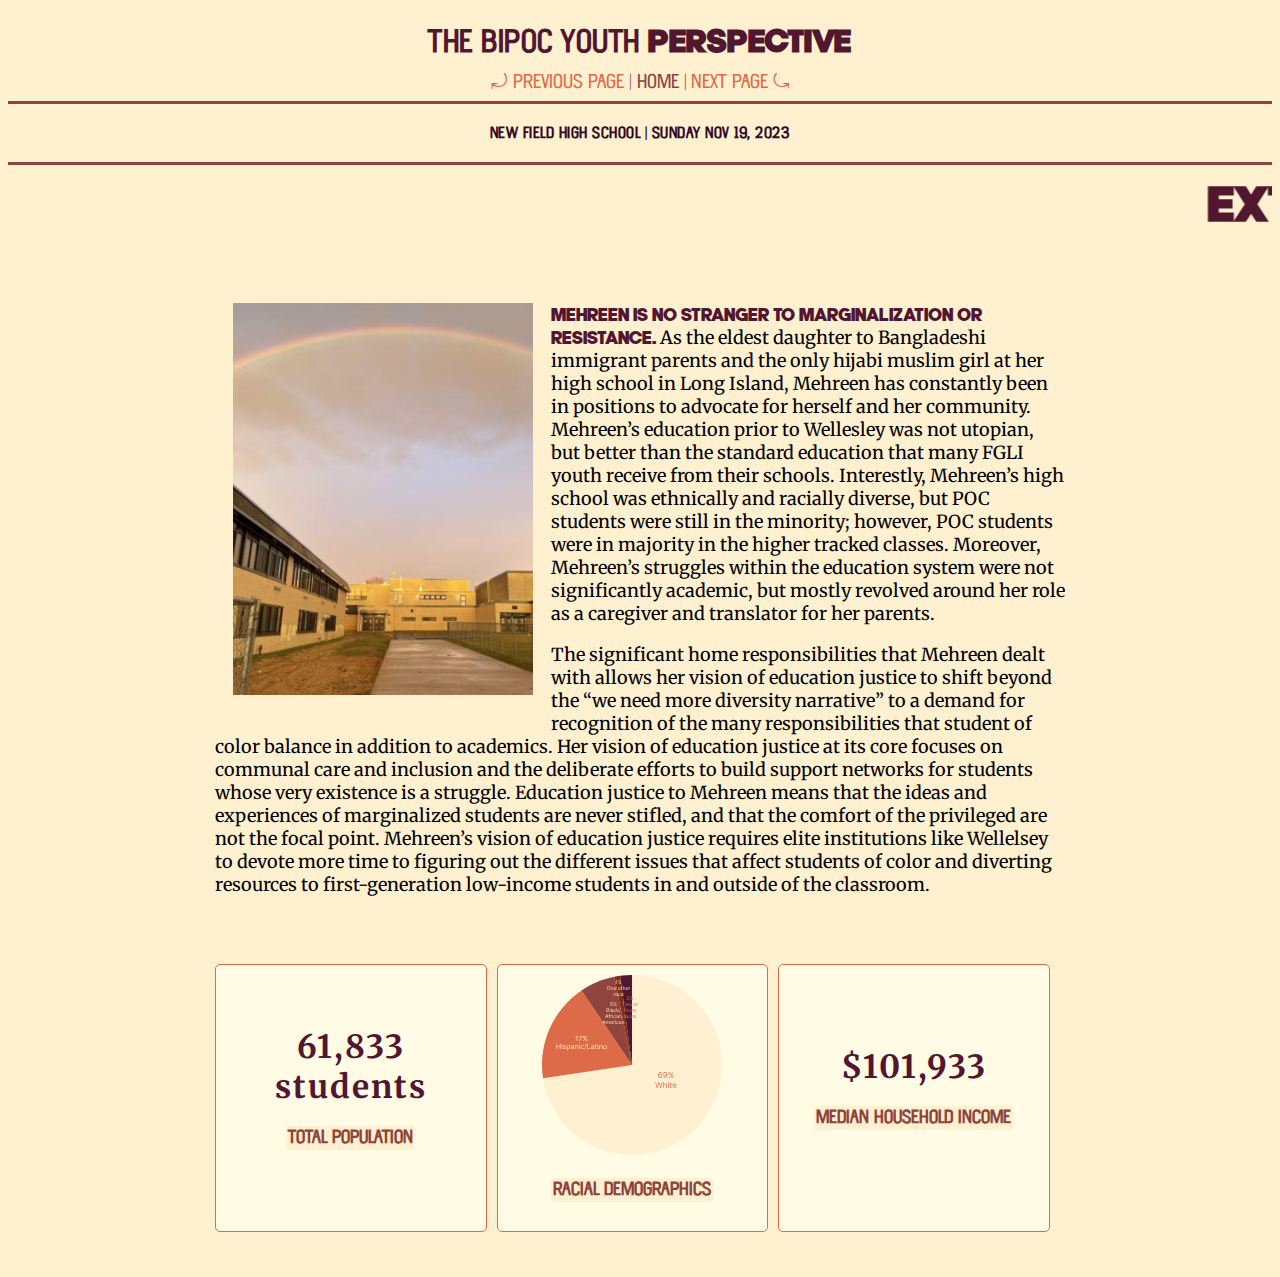
<file: mehreen.html>
<!--https://nces.ed.gov/Programs/Edge/ACSDashboard/3619200-->

<!DOCTYPE html>
<html>

<head>
  <meta charset="utf-8">
  <meta name="viewport" content="width=device-width">
  <title>Mehreen</title>
  <link href="styles.css" rel="stylesheet" type="text/css" />
  <link rel="preconnect" href="https://fonts.googleapis.com">
  <link rel="preconnect" href="https://fonts.gstatic.com" crossorigin>
  <link href="https://fonts.googleapis.com/css2?family=Merriweather:ital,wght@0,400;0,700;1,300&family=Poppins:wght@300;400;500;600&family=Space+Grotesk:wght@300;400;500;600;700&display=swap" rel="stylesheet">
</head>
<body>
  <center>
  <h1 style="font-family:'roxeston';letter-spacing: 0.5px;margin-bottom:10px"><a href="/" style="text-decoration: none; color: inherit;">THE BIPOC YOUTH </a><span style="font-family:'provicali'">PERSPECTIVE</span></h1>
  <nav style="margin-top:0px">
    <li><a href="/iris.html">⤾ PREVIOUS PAGE <span style="color:#8E443D">|</span> </a></li>
    <li><a href="/"><span style="color:#8E443D"> HOME |</span></a></li>
    <li><a href="/buanna.html"> NEXT PAGE ⤿</a></li>
  </nav>
  <hr style="height: 3px;background-color: #8E443D;border: none;">
  <h4 style="font-family:'roxeston';letter-spacing: 0.5px;color:#320A28">New Field High School |  SUNDAY NOV 19, 2023</h4>
  <hr style="height: 3px;background-color: #8E443D;border: none;">
  </center>
  <h1 style="font-size: 50px;margin-top:0px"><marquee>EXTRA! EXTRA! READ ALL ABOUT IT! EXTRA! EXTRA! READ ALL ABOUT IT! EXTRA! EXTRA! READ ALL ABOUT IT! EXTRA! EXTRA! READ ALL ABOUT IT! EXTRA! EXTRA! READ ALL ABOUT IT! EXTRA! EXTRA! READ ALL ABOUT IT! </marquee></h1>
  <div class="flex-container">
      
      <!-- <p style="font-weight:bold">Alliance</p> -->
    <div>
      <img src="img/mehreen.png" />
      <p><span id="paoloFreire">Mehreen is no stranger to marginalization or resistance.</span> As the eldest daughter to Bangladeshi immigrant parents and the only hijabi muslim girl at her high school in Long Island, Mehreen has constantly been in positions to advocate for herself and her community. Mehreen’s education prior to Wellesley was not utopian, but better than the standard education that many FGLI youth receive from their schools. Interestly, Mehreen’s high school was ethnically and racially diverse, but POC students were still in the minority; however, POC students were in majority in the higher tracked classes. Moreover, Mehreen’s struggles within the education system were not significantly academic, but mostly revolved around her role as a caregiver and translator for her parents.</p>
      <p> The significant home responsibilities that Mehreen dealt with allows her vision of education justice to shift beyond the “we need more diversity narrative” to a demand for recognition of the many responsibilities that student of color balance in addition to academics. Her vision of education justice at its core focuses on communal care and inclusion and the deliberate efforts to build support networks for students whose very existence is a struggle. Education justice to Mehreen means that the ideas and experiences of marginalized students are never stifled, and that the comfort of the privileged are not the focal point. Mehreen’s vision of education justice requires elite institutions like Wellelsey to devote more time to figuring out the different issues that affect students of color and diverting resources to first-generation low-income students in and outside of the classroom. </p>
    </div>
  </div>
</div>
  <div class="grid">
    <div>
      <center>
      <h1>61,833 students</h1>
      <h3>Total Population</h3>
      </center>
    </div>
    <div>
      <center>
      <img src="img/data/mehreen.svg" style="width: 100%"/>
      <h3>Racial Demographics</h3>
      </center>
      </div>
    <div>
      <center>
      <h1>$101,933</h1>
      <h3>Median Household Income</h3>
      </center>
      </div>
  </div>
  <script src="script.js"></script>
</body>

</html>
</file>
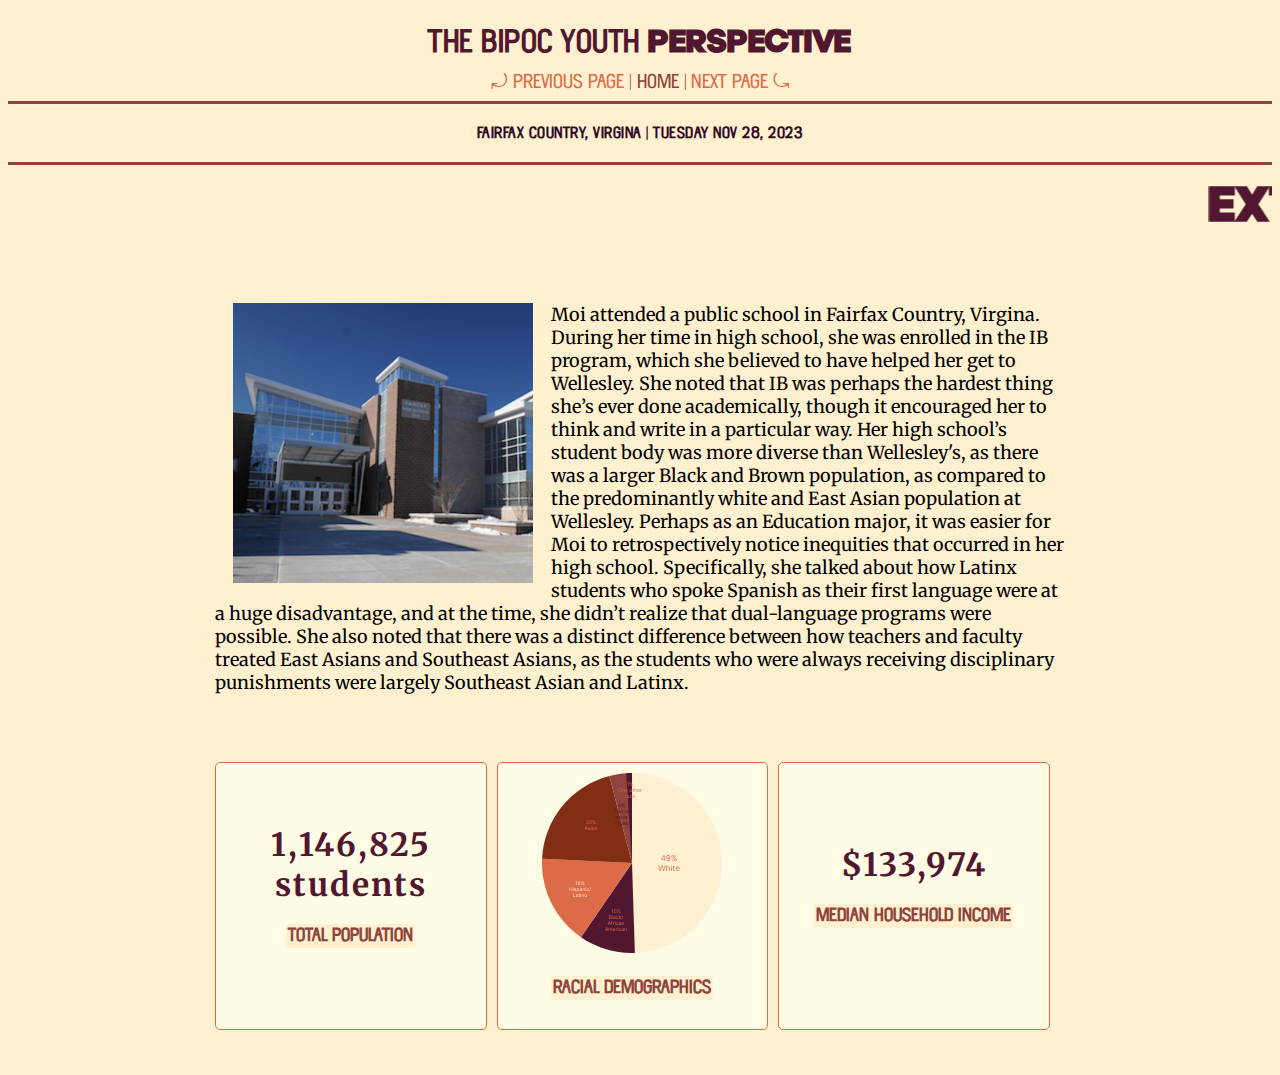
<file: moi.html>
<!--https://nces.ed.gov/Programs/Edge/ACSDashboard/5101260-->

<!DOCTYPE html>
<html>

<head>
  <meta charset="utf-8">
  <meta name="viewport" content="width=device-width">
  <title>Moi</title>
  <link href="styles.css" rel="stylesheet" type="text/css" />
  <link rel="preconnect" href="https://fonts.googleapis.com">
  <link rel="preconnect" href="https://fonts.gstatic.com" crossorigin>
  <link href="https://fonts.googleapis.com/css2?family=Merriweather:ital,wght@0,400;0,700;1,300&family=Poppins:wght@300;400;500;600&family=Space+Grotesk:wght@300;400;500;600;700&display=swap" rel="stylesheet">
</head>
<body>
  <center>
  <h1 style="font-family:'roxeston';letter-spacing: 0.5px;margin-bottom:10px"><a href="/" style="text-decoration: none; color: inherit;">THE BIPOC YOUTH </a><span style="font-family:'provicali'">PERSPECTIVE</span></h1>
  <nav style="margin-top:0px">
    <li><a href="/anonymous.html">⤾ PREVIOUS PAGE <span style="color:#8E443D">|</span> </a></li>
    <li><a href="/"><span style="color:#8E443D"> HOME |</span></a></li>
    <li><a href="/samantha.html"> NEXT PAGE ⤿</a></li>
  </nav>
  <hr style="height: 3px;background-color: #8E443D;border: none;">
  <h4 style="font-family:'roxeston';letter-spacing: 0.5px;color:#320A28">Fairfax Country, Virgina |  TUESDAY NOV 28, 2023</h4>
  <hr style="height: 3px;background-color: #8E443D;border: none;">
  </center>
  <h1 style="font-size: 50px;margin-top:0px"><marquee>EXTRA! EXTRA! READ ALL ABOUT IT! EXTRA! EXTRA! READ ALL ABOUT IT! EXTRA! EXTRA! READ ALL ABOUT IT! EXTRA! EXTRA! READ ALL ABOUT IT! EXTRA! EXTRA! READ ALL ABOUT IT! EXTRA! EXTRA! READ ALL ABOUT IT! </marquee></h1>
  <div class="flex-container">
      
      <!-- <p style="font-weight:bold">Alliance</p> -->
    <div>
      <img src="img/moi.png" />
      <p>Moi attended a public school in Fairfax Country, Virgina. During her time in high school, she was enrolled in the IB program, which she believed to have helped her get to Wellesley. She noted that IB was perhaps the hardest thing she’s ever done academically, though it encouraged her to think and write in a particular way. Her high school’s student body was more diverse than Wellesley's, as there was a larger Black and Brown population, as compared to the predominantly white and East Asian population at Wellesley. Perhaps as an Education major, it was easier for Moi to retrospectively notice inequities that occurred in her high school. Specifically, she talked about how Latinx students who spoke Spanish as their first language were at a huge disadvantage, and at the time, she didn’t realize that dual-language programs were possible. She also noted that there was a distinct difference between how teachers and faculty treated East Asians and Southeast Asians, as the students who were always receiving disciplinary punishments were largely Southeast Asian and Latinx.</p>

    </div
  </div>
  </div>
  <div class="grid">
    <div>
      <center>
      <h1>1,146,825 students</h1>
      <h3>Total Population</h3>
      </center>
    </div>
    <div>
      <center>
      <img src="img/data/moi.svg" style="width: 100%"/>
      <h3>Racial Demographics</h3>
      </center>
      </div>
    <div>
      <center>
      <h1>$133,974</h1>
      <h3>Median Household Income</h3>
      </center>
      </div>
  </div>
  <script src="script.js"></script>
</body>

</html>
</file>
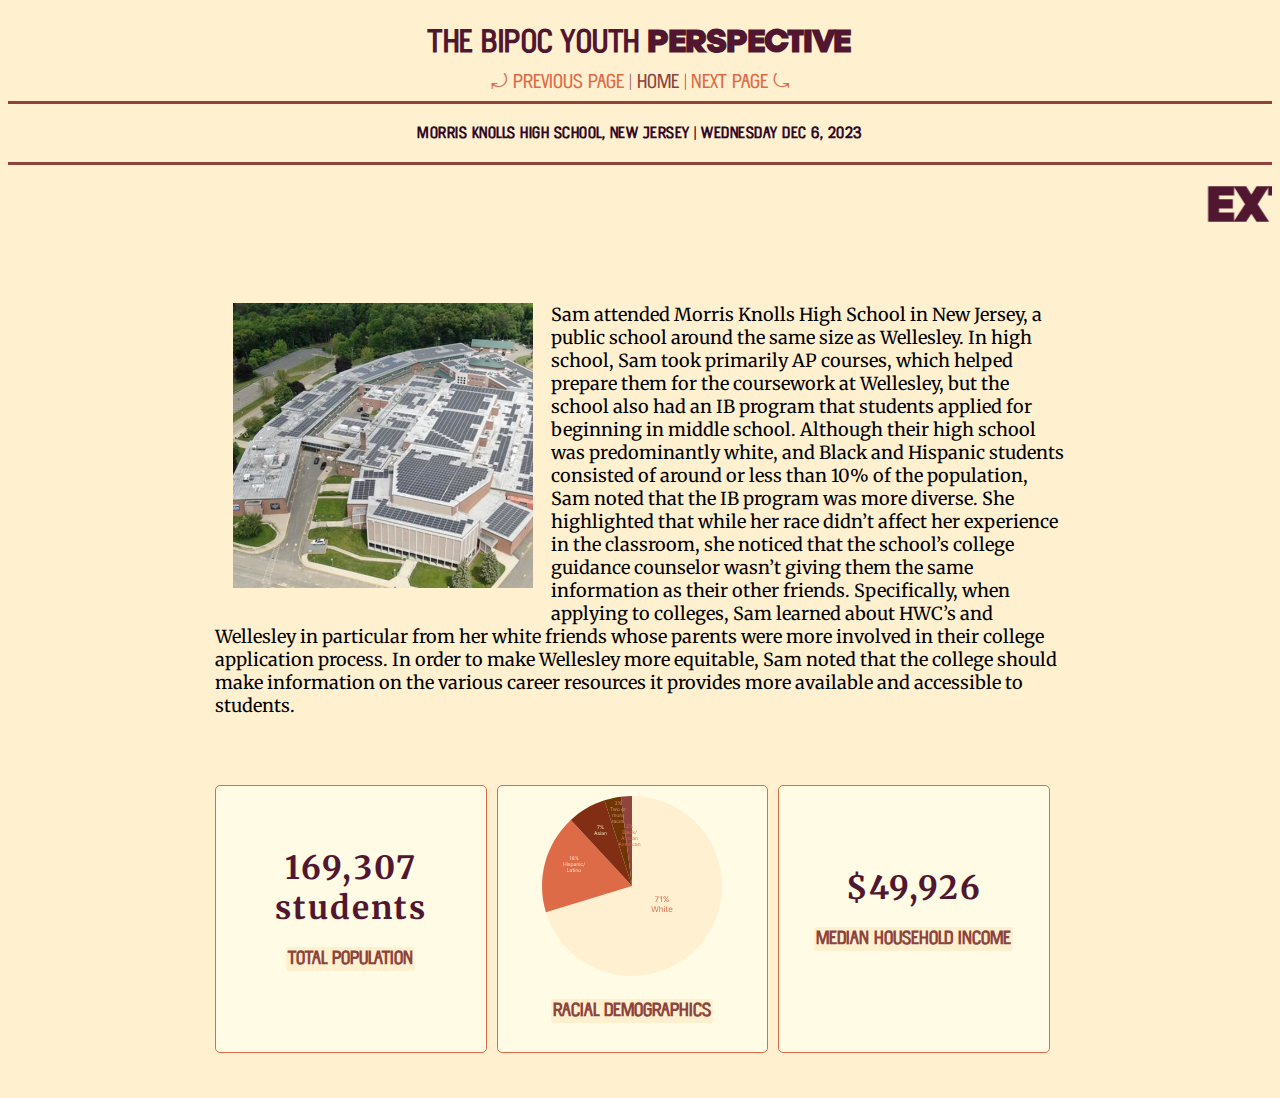
<file: samantha.html>
<!DOCTYPE html>
<html>

<head>
  <meta charset="utf-8">
  <meta name="viewport" content="width=device-width">
  <title>Samantha</title>
  <link href="styles.css" rel="stylesheet" type="text/css" />
  <link rel="preconnect" href="https://fonts.googleapis.com">
  <link rel="preconnect" href="https://fonts.gstatic.com" crossorigin>
  <link href="https://fonts.googleapis.com/css2?family=Merriweather:ital,wght@0,400;0,700;1,300&family=Poppins:wght@300;400;500;600&family=Space+Grotesk:wght@300;400;500;600;700&display=swap" rel="stylesheet">
</head>
<body>
  <center>
  <h1 style="font-family:'roxeston';letter-spacing: 0.5px;margin-bottom:10px"><a href="/" style="text-decoration: none; color: inherit;">THE BIPOC YOUTH </a><span style="font-family:'provicali'">PERSPECTIVE</span></h1>
  <nav style="margin-top:0px">
    <li><a href="/moi.html">⤾ PREVIOUS PAGE <span style="color:#8E443D">|</span> </a></li>
    <li><a href="/"><span style="color:#8E443D"> HOME |</span></a></li>
    <li><a href=""> NEXT PAGE ⤿</a></li>
  </nav>
  <hr style="height: 3px;background-color: #8E443D;border: none;">
  <h4 style="font-family:'roxeston';letter-spacing: 0.5px;color:#320A28">Morris Knolls High School, New Jersey |  WEDNESDAY DEC 6, 2023</h4>
  <hr style="height: 3px;background-color: #8E443D;border: none;">
  </center>
  <h1 style="font-size: 50px;margin-top:0px"><marquee>EXTRA! EXTRA! READ ALL ABOUT IT! EXTRA! EXTRA! READ ALL ABOUT IT! EXTRA! EXTRA! READ ALL ABOUT IT! EXTRA! EXTRA! READ ALL ABOUT IT! EXTRA! EXTRA! READ ALL ABOUT IT! EXTRA! EXTRA! READ ALL ABOUT IT! </marquee></h1>
  <div class="flex-container">
      
      <!-- <p style="font-weight:bold">Alliance</p> -->
    <div>
      <img src="img/samantha.png" />
      <p>Sam attended Morris Knolls High School in New Jersey, a public school around the same size as Wellesley. In high school, Sam took primarily AP courses, which helped prepare them for the coursework at Wellesley, but the school also had an IB program that students applied for beginning in middle school. Although their high school was predominantly white, and Black and Hispanic students consisted of around or less than 10% of the population, Sam noted that the IB program was more diverse. She highlighted that while her race didn’t affect her experience in the classroom, she noticed that the school’s college guidance counselor wasn’t giving them the same information as their other friends. Specifically, when applying to colleges, Sam learned about HWC’s and Wellesley in particular from her white friends whose parents were more involved in their college application process. In order to make Wellesley more equitable, Sam noted that the college should make information on the various career resources it provides more available and accessible to students.
</p>

    </div
  </div>
  </div>
  <div class="grid">
    <div>
      <center>
      <h1>169,307 students</h1>
      <h3>Total Population</h3>
      </center>
    </div>
    <div>
      <center>
      <img style="width: 100%" src="img/data/samantha.svg" />
      <h3>Racial Demographics</h3>
      </center>
      </div>
    <div>
      <center>
      <h1>$49,926</h1>
      <h3>Median Household Income</h3>
      </center>
      </div>
  </div>
  <script src="script.js"></script>
</body>

</html>
</file>
<file: style.css>
@font-face {
  font-family: Provicali;
  src: url(fonts/Provicali.otf);
}

@font-face {
  font-family: Roxeston;
  src: url(fonts/ROXESTON.otf);
}

@font-face {
  font-family: Chomsky;
  src: url(fonts/Chomsky-8MOa2.otf);
}

html {
  height: 100%;
  width: 100%;
  font-family: 'Roxeston', sans-serif;
  background-color: #FFF1D0;
  color: #511730;
}

body {
  margin: 0;
}

header {
  background-color: #DE6B48; 
  width: 100vw; 
  margin: 0; 
  color: #8e443d;
  padding-top: 10vh;
  padding-bottom: 10vh;
}

header h3 {
  font-size: 2em;
}

header h1 {
  font-size: 3em;
  color: #511730;
  font-family: Merriweather;
}

header p {
  font-size: 1.4em;
}

@media only screen and (max-width: 600px) {
  header h3 {
    font-size: 1.4em;
  }

  header h1 {
    font-size: 2em;
  }

  header p {
    font-size: 1.1em;
  }

}

@media only screen and (min-width: 600px) {
  .editor p, .editor li {
    font-size: 1.3em;
  }
  .editor h3 {
    font-size: 2em;
  }
}

/* fade Wellesley */

@keyframes fade {
  0% {
    opacity: 0;
  }

  100% {
    opacity: 1;
  }
}

.fade {
  animation: fade 2s;
}

/* fade intro text */
@keyframes fade2 {
  0% {
    opacity: 0;
  }

  50% {
    opacity: 0;
  }

  100% {
    opacity: 1;
  }
}

header p {
  animation: fade 5s;
}

/* stats */

.grid {
  width: 80vw;
  max-width: 850px;
  margin: auto;
  padding-top: 5vh;
  padding-bottom: 5vh;
  display: flex;
  flex-grow: 1;
  flex-direction: row;
  flex-wrap: wrap;
  gap: 10px;
}

.grid div {
  border-radius: 5px;
  width:25%;
  display: block;
  border:#DE6B48 solid 1px;
  padding: 10px 20px;
}

.grid div h1 {
  font-size: 3em;
  margin-bottom: 0;
  margin-top: 0;
  font-family: Merriweather;
}

.grid div h3 {
  background-color: #fff1d0;
  color: #8E443D;
  width: fit-content;
  border-radius:  2px;
  padding: 3px 2px;
  display: block;
}

@media only screen and (max-width: 600px) {
  .grid div {
    width: 100%;
    display: flex;
    flex-direction: row;
    text-align: center;
    justify-content: center;
  }

  .grid div h1 {
    display: inline;
    margin-right: 10px;
  }

  .grid div h3 {
    display: inline;
  }
}

/* editor's note */
.note {
  width: 80vw;
  max-width: 850px;
  margin: auto;
}

.note h1 {
  font-family: Merriweather;
}

.button {
  display: block;
  padding: 8px 10px; 
  border-radius: 5px;
  background-color: #DE6B48;
  width: fit-content;
  color: white;
  text-decoration: none;
}

@media only screen and (min-width: 600px) {
  .note p {
    font-size: 1.3em;
  }
}

/* stories */
.stories {
  width: 80vw;
  margin: auto;
  margin-top: 5vh;
  display: grid;
  grid-template-columns: auto auto;
  gap: 10px;
  position: relative;
  max-width: 850px;
}

.stories h1 {
  font-family: Merriweather;
}

@media only screen and (max-width: 600px) {
  .stories {
    grid-template-columns: auto;
  }
}

.stories .box {
  border-radius: 5px;
  display: block;
  font-family: Provicali;
  text-transform: uppercase;
  border:#8e443d solid 1px;
  padding: 25px 30px;
  position: relative;
  transition-duration: 0.62s;
  color: #8e443d;
  background-color: #fffbe5;
}

.stories .box:hover {
  /* background: #8E443D;
  color: #ffffff; */
  cursor: pointer;
  transform: scale(1.05);
  box-shadow: 1px 1px 5px #ccb98f;
}

.stories .box div {
  float: bottom;
  display: flex;
  flex-direction: row;
  text-align: center;
  align-items: center;
}

.stories .box div img {
  width: 30px;
  height: 30px;
  margin-right: 10px;
}

.stories .box .badge {
  display: block;
  position: absolute;
  top: 10px;
  right: 10px;
  padding: 8px 10px; 
  border-radius: 5px;
  background-color: #8e443d;
  width: fit-content;
  color: white;
}

.stories .box .quote {
  text-align: left;
  font-size: 1.3em;
  position: relative;
}

.stories .box .quote:before {
  content: '';
  background: url("img/download.svg");
  background-size: 100%;
  position: absolute;
  top: -20px;
  left: -20px;
  width: 50px;
  height: 50px;
  z-index: -1;
  opacity: 30%;
}
.name {
  font-family: Roxeston;
  margin-bottom:0px;
}
.brand{
  font-family:Merriweather;
  text-transform:capitalize;
  font-weight:bold;
}
.volume {
  font-family:Merriweather;
  text-transform:capitalize;
  font-size: 12px;
}
.texts {
  font-family: Merriweather;
  margin-top:5px;
  font-size: 10px;
  text-transform: none;
}
hr {
  border: 2px solid #8e443d;
  margin-bottom:0px;
  width:100%;
}
</file>
<file: styles.css>
html {
  height: 100%;
  width: 100%;
}
body{
  background-color: #FFF1D0;
}
@font-face{
  font-family: "provicali";
  src: url(fonts/Provicali.otf);
}
@font-face{
  font-family: "roxeston";
  src: url(fonts/ROXESTON.otf);
}
hr{
    height: 1px;
    background-color: #8E443D;
    border: none;
}

h1{
  font-family: "provicali";
  color: #511730;
  letter-spacing:2px;
}
.flex-container {
  display: flex;
  margin: auto;
  margin-top: 25px;
  padding: 5px;
  width: 90vw;
  max-width: 850px;
}

.flex-container img {
  float: left;
  width: 30vw;
  max-width: 300px;
  min-width: 250px;
  margin: 18px;
}

li {
  display: inline;

}
li a{
  font-size:20px;
  font-family: "roxeston";
  text-decoration: none;
  color: #DE6B48;
}

p{
  font-family:Merriweather;
  font-size: 18px;
}

#paoloFreire{
  font-family: 'provicali';
  text-transform: uppercase;
  color:#511730;
}


/* stats */

.grid {
  width: 80vw;
  max-width: 850px;
  margin: auto;
  padding-top: 5vh;
  padding-bottom: 5vh;
  display: flex;
  flex-grow: 1;
  flex-direction: row;
  flex-wrap: wrap;
  gap: 10px;
}

.grid div {
  border-radius: 5px;
  width:27%;
  display: flex;
  border:#DE6B48 solid 1px;
  padding: 10px 20px;
  background: #fffbe5;
  flex-direction: column;
  justify-content: center;
  align-items: center;
}

.grid div h1 {
  font-size: 2em;
  margin-bottom: 0;
  margin-top: 0;
  font-family: Merriweather;
}

.grid div h3 {
  font-family:roxeston;
  background-color: #fff1d0;
  color: #8E443D;
  width: fit-content;
  border-radius:  2px;
  padding: 3px 2px;
  display: block;
}

@media only screen and (max-width: 600px) {
  .grid div {
    margin-left:auto;
    width: 100%;
    display: flex;
    flex-direction: row;
    text-align: center;
    justify-content: center;
  }

  .grid div h1 {
    display: inline;
    margin-right: 10px;
  }

  .grid div h3 {
    display: inline;
  }
}
</file>
